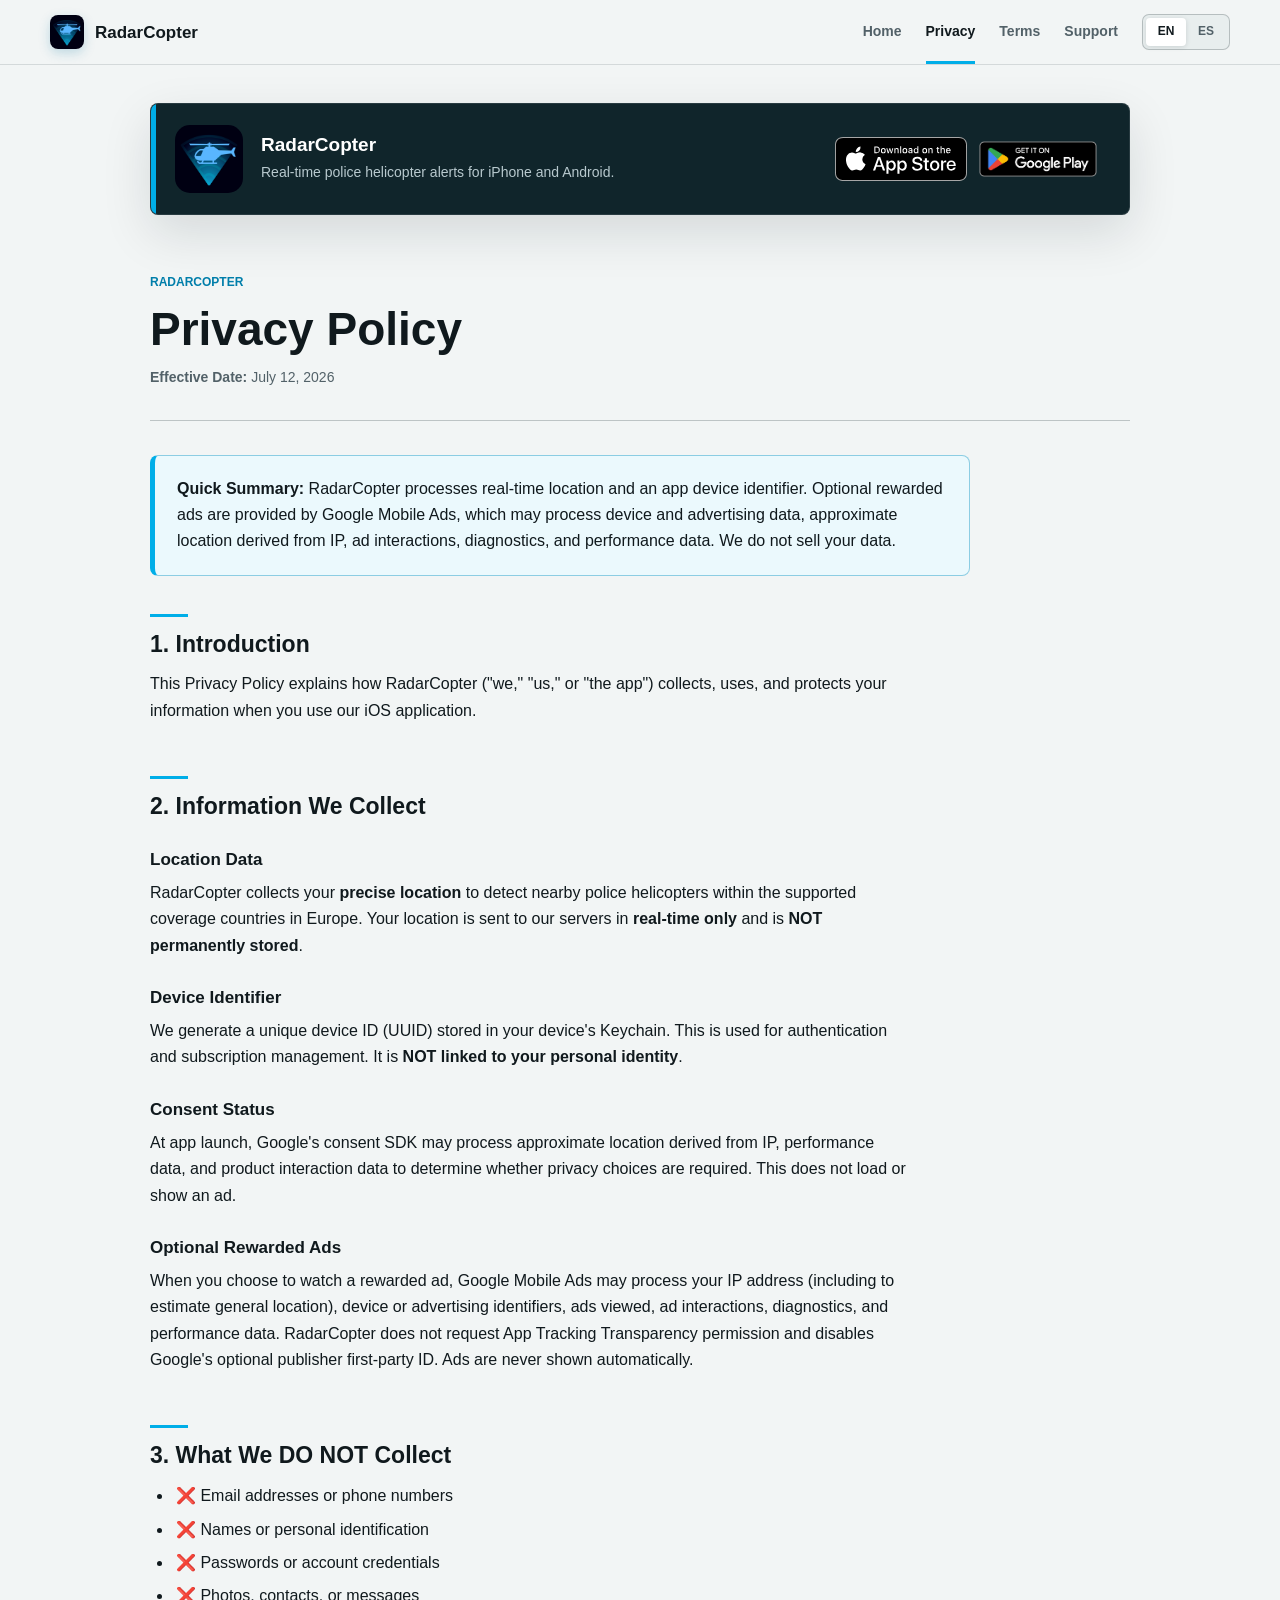
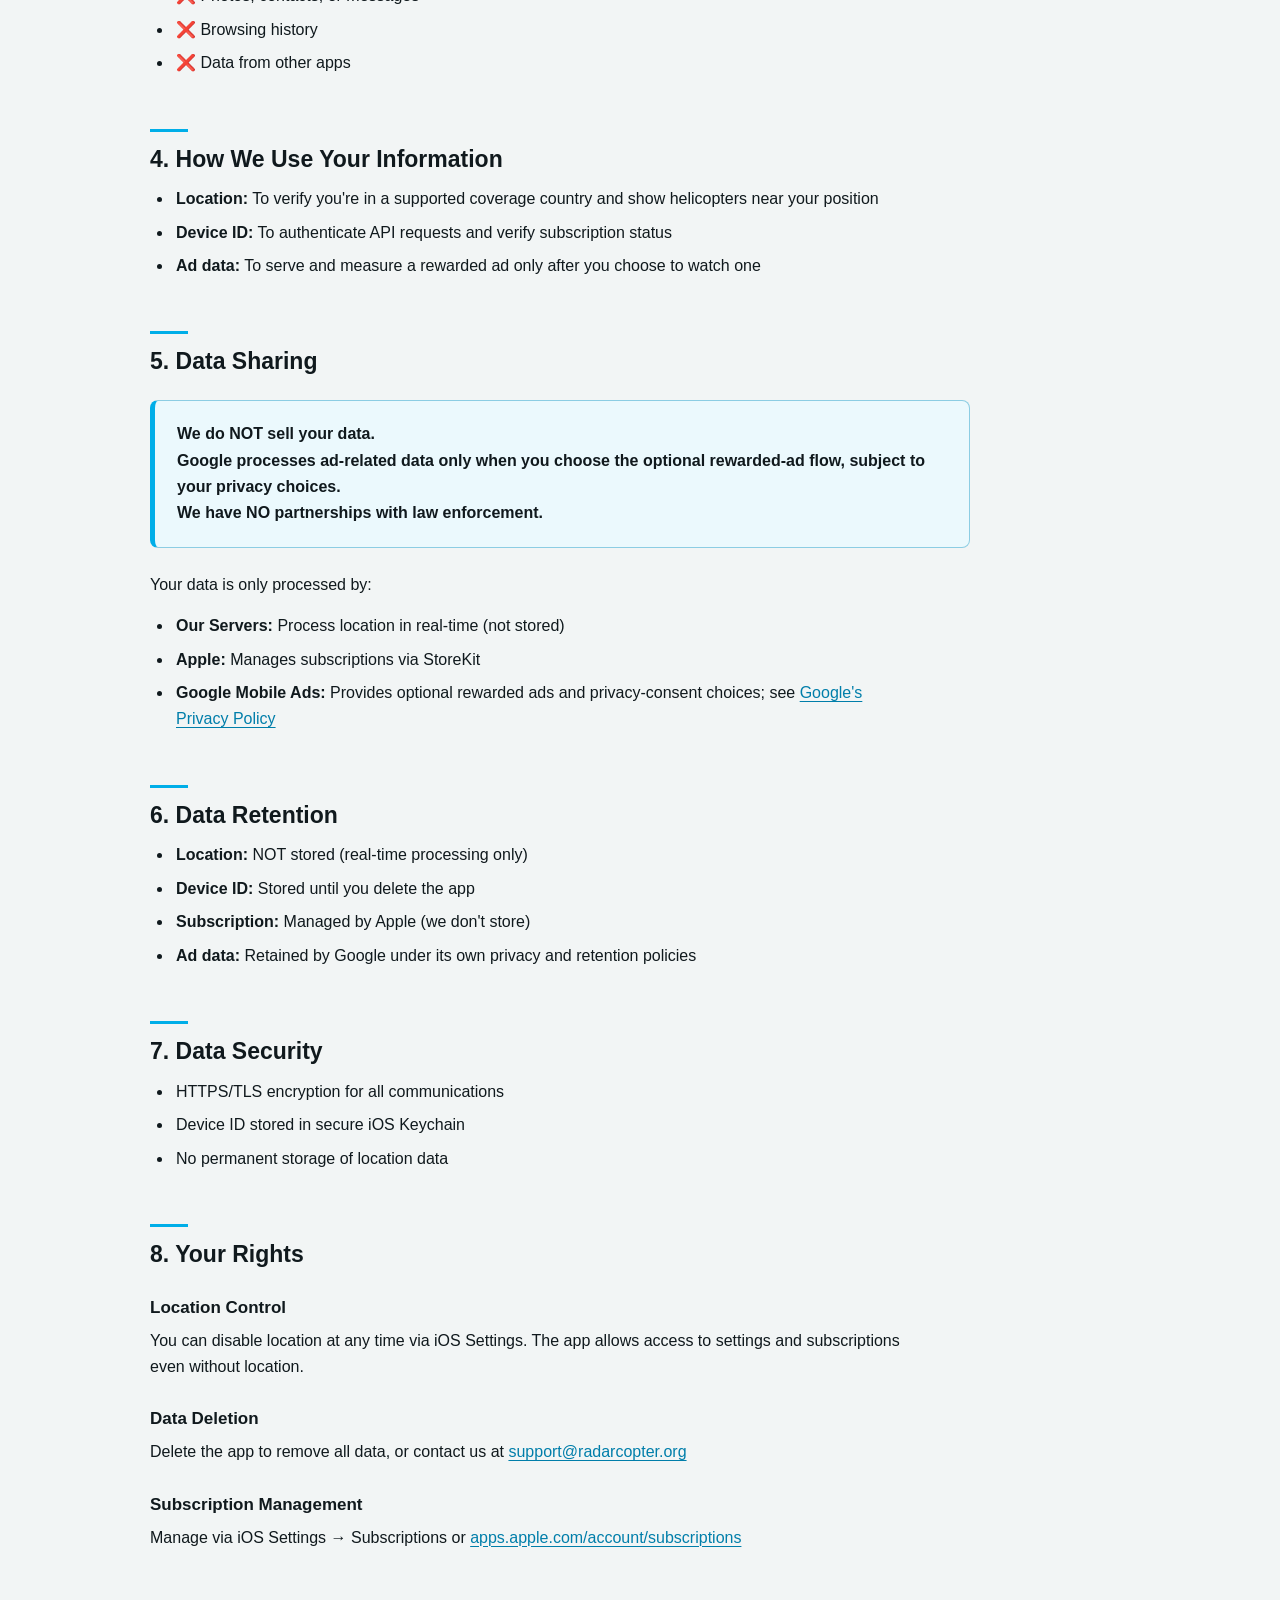
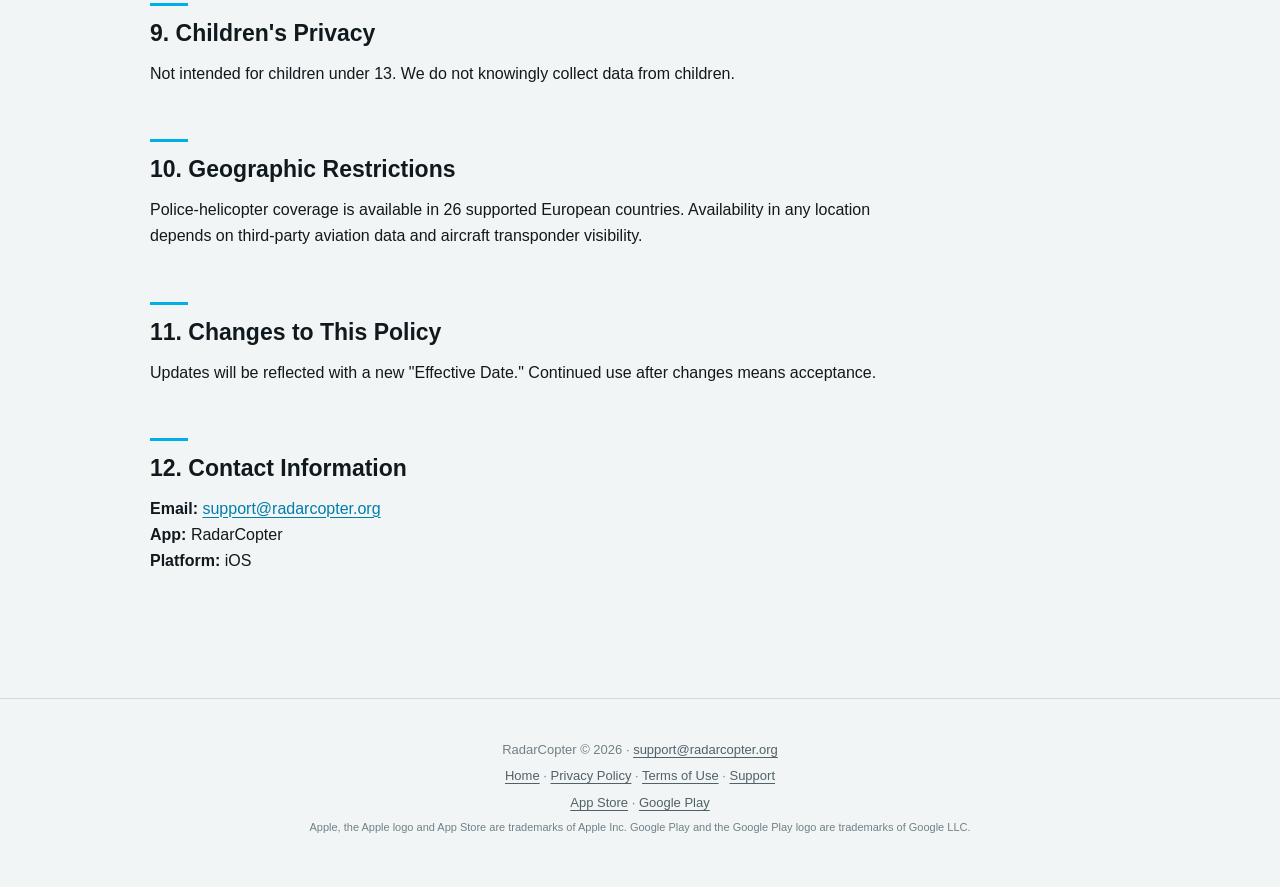
<file: index.html>
<!DOCTYPE html>
<html lang="en" data-lang="en">
<head>
    <meta charset="UTF-8">
    <meta name="viewport" content="width=device-width, initial-scale=1.0">
    <title>Privacy Policy — RadarCopter</title>
    <meta name="description" content="RadarCopter privacy policy: real-time location, device identification, subscriptions, and optional Google rewarded ads. / Política de privacidad de RadarCopter.">
    <link rel="canonical" href="https://radarcopter.github.io/radarcopter-privacy/">
    <link rel="icon" type="image/png" sizes="192x192" href="assets/icon-192.png">
    <link rel="apple-touch-icon" href="assets/apple-touch-icon.png">
    <meta name="theme-color" media="(prefers-color-scheme: light)" content="#f2f5f5">
    <meta name="theme-color" media="(prefers-color-scheme: dark)" content="#091216">
    <meta property="og:type" content="website">
    <meta property="og:site_name" content="RadarCopter">
    <meta property="og:title" content="Privacy Policy — RadarCopter">
    <meta property="og:description" content="How RadarCopter processes location, device identification, subscriptions, and optional Google rewarded ads.">
    <meta property="og:url" content="https://radarcopter.github.io/radarcopter-privacy/">
    <meta property="og:image" content="https://radarcopter.github.io/radarcopter-privacy/assets/icon-512.png">
    <link rel="stylesheet" href="assets/site.css">
</head>
<body class="document-page legal-page">
    <a class="skip-link" href="#main"><span class="lang-en">Skip to content</span><span class="lang-es">Saltar al contenido</span></a>
    <header class="site-header">
        <div class="inner">
            <a class="brand" href="app.html">
                <img src="assets/icon-192.png" alt="" width="30" height="30">
                <span>RadarCopter</span>
            </a>
            <nav class="site-nav" aria-label="Site">
                <a href="app.html"><span class="lang-en">Home</span><span class="lang-es">Inicio</span></a>
                <a href="./" aria-current="page"><span class="lang-en">Privacy</span><span class="lang-es">Privacidad</span></a>
                <a href="terms.html"><span class="lang-en">Terms</span><span class="lang-es">Términos</span></a>
                <a href="support.html"><span class="lang-en">Support</span><span class="lang-es">Soporte</span></a>
            </nav>
            <div class="lang-switch" role="group" aria-label="Language">
                <button type="button" data-lang="en" class="on" onclick="rcSetLang('en')">EN</button>
                <button type="button" data-lang="es" onclick="rcSetLang('es')">ES</button>
            </div>
        </div>
    </header>

    <main id="main">
        <div class="app-card">
            <img class="app-icon" src="assets/icon-192.png" alt="RadarCopter app icon" width="64" height="64">
            <div class="app-meta">
                <strong>RadarCopter</strong>
                <p class="lang-en">Real-time police helicopter alerts for iPhone and Android.</p>
                <p class="lang-es">Alertas de helicópteros policiales en tiempo real para iPhone y Android.</p>
            </div>
            <div class="store-links">
                <a class="store-link" href="https://apps.apple.com/es/app/radarcopter/id6758215340" rel="noopener"><img class="store-badge" data-store="apple" src="assets/badge-en.svg" data-src-en="assets/badge-en.svg" data-src-es="assets/badge-es.svg" alt="Download on the App Store" height="44"></a>
                <a class="store-link google-store" href="https://play.google.com/store/apps/details?id=org.radarcopter.mobile" target="_blank" rel="noopener"><img class="store-badge play-badge" data-store="google" src="assets/badge-play-en.png" data-src-en="assets/badge-play-en.png" data-src-es="assets/badge-play-es.png" alt="Get it on Google Play" height="52"></a>
            </div>
        </div>

        <!-- ENGLISH -->
        <div class="lang-en" lang="en">
            <div class="hero">
                <h1>Privacy Policy</h1>
                <p class="updated"><strong>Effective Date:</strong> July 12, 2026</p>
            </div>

            <div class="content">
                <div class="box">
                    <p><strong>Quick Summary:</strong> RadarCopter processes real-time location and an app device identifier. Optional rewarded ads are provided by Google Mobile Ads, which may process device and advertising data, approximate location derived from IP, ad interactions, diagnostics, and performance data. We do not sell your data.</p>
                </div>

                <h2>1. Introduction</h2>
                <p>This Privacy Policy explains how RadarCopter ("we," "us," or "the app") collects, uses, and protects your information when you use our iOS application.</p>

                <h2>2. Information We Collect</h2>

                <h3>Location Data</h3>
                <p>RadarCopter collects your <strong>precise location</strong> to detect nearby police helicopters within the supported coverage countries in Europe. Your location is sent to our servers in <strong>real-time only</strong> and is <strong>NOT permanently stored</strong>.</p>

                <h3>Device Identifier</h3>
                <p>We generate a unique device ID (UUID) stored in your device's Keychain. This is used for authentication and subscription management. It is <strong>NOT linked to your personal identity</strong>.</p>

                <h3>Consent Status</h3>
                <p>At app launch, Google's consent SDK may process approximate location derived from IP, performance data, and product interaction data to determine whether privacy choices are required. This does not load or show an ad.</p>

                <h3>Optional Rewarded Ads</h3>
                <p>When you choose to watch a rewarded ad, Google Mobile Ads may process your IP address (including to estimate general location), device or advertising identifiers, ads viewed, ad interactions, diagnostics, and performance data. RadarCopter does not request App Tracking Transparency permission and disables Google's optional publisher first-party ID. Ads are never shown automatically.</p>

                <h2>3. What We DO NOT Collect</h2>
                <ul>
                    <li>❌ Email addresses or phone numbers</li>
                    <li>❌ Names or personal identification</li>
                    <li>❌ Passwords or account credentials</li>
                    <li>❌ Photos, contacts, or messages</li>
                    <li>❌ Browsing history</li>
                    <li>❌ Data from other apps</li>
                </ul>

                <h2>4. How We Use Your Information</h2>
                <ul>
                    <li><strong>Location:</strong> To verify you're in a supported coverage country and show helicopters near your position</li>
                    <li><strong>Device ID:</strong> To authenticate API requests and verify subscription status</li>
                    <li><strong>Ad data:</strong> To serve and measure a rewarded ad only after you choose to watch one</li>
                </ul>

                <h2>5. Data Sharing</h2>
                <div class="box">
                    <p><strong>We do NOT sell your data.</strong><br>
                    <strong>Google processes ad-related data only when you choose the optional rewarded-ad flow, subject to your privacy choices.</strong><br>
                    <strong>We have NO partnerships with law enforcement.</strong></p>
                </div>

                <p>Your data is only processed by:</p>
                <ul>
                    <li><strong>Our Servers:</strong> Process location in real-time (not stored)</li>
                    <li><strong>Apple:</strong> Manages subscriptions via StoreKit</li>
                    <li><strong>Google Mobile Ads:</strong> Provides optional rewarded ads and privacy-consent choices; see <a href="https://policies.google.com/privacy" rel="noopener">Google's Privacy Policy</a></li>
                </ul>

                <h2>6. Data Retention</h2>
                <ul>
                    <li><strong>Location:</strong> NOT stored (real-time processing only)</li>
                    <li><strong>Device ID:</strong> Stored until you delete the app</li>
                    <li><strong>Subscription:</strong> Managed by Apple (we don't store)</li>
                    <li><strong>Ad data:</strong> Retained by Google under its own privacy and retention policies</li>
                </ul>

                <h2>7. Data Security</h2>
                <ul>
                    <li>HTTPS/TLS encryption for all communications</li>
                    <li>Device ID stored in secure iOS Keychain</li>
                    <li>No permanent storage of location data</li>
                </ul>

                <h2>8. Your Rights</h2>

                <h3>Location Control</h3>
                <p>You can disable location at any time via iOS Settings. The app allows access to settings and subscriptions even without location.</p>

                <h3>Data Deletion</h3>
                <p>Delete the app to remove all data, or contact us at <a href="mailto:support@radarcopter.org">support@radarcopter.org</a></p>

                <h3>Subscription Management</h3>
                <p>Manage via iOS Settings → Subscriptions or <a href="https://apps.apple.com/account/subscriptions">apps.apple.com/account/subscriptions</a></p>

                <h2>9. Children's Privacy</h2>
                <p>Not intended for children under 13. We do not knowingly collect data from children.</p>

                <h2>10. Geographic Restrictions</h2>
                <p>Police-helicopter coverage is available in 26 supported European countries. Availability in any location depends on third-party aviation data and aircraft transponder visibility.</p>

                <h2>11. Changes to This Policy</h2>
                <p>Updates will be reflected with a new "Effective Date." Continued use after changes means acceptance.</p>

                <h2>12. Contact Information</h2>
                <p><strong>Email:</strong> <a href="mailto:support@radarcopter.org">support@radarcopter.org</a><br>
                <strong>App:</strong> RadarCopter<br>
                <strong>Platform:</strong> iOS</p>
            </div>
        </div>

        <!-- SPANISH -->
        <div class="lang-es" lang="es">
            <div class="hero">
                <h1>Política de Privacidad</h1>
                <p class="updated"><strong>Fecha de vigencia:</strong> 12 de julio de 2026</p>
            </div>

            <div class="content">
                <div class="box">
                    <p><strong>Resumen rápido:</strong> RadarCopter procesa la ubicación en tiempo real y un identificador de la app. Los anuncios con recompensa opcionales son proporcionados por Google Mobile Ads, que puede procesar datos del dispositivo y publicitarios, ubicación aproximada derivada de la IP, interacciones, diagnósticos y rendimiento. No vendemos tus datos.</p>
                </div>

                <h2>1. Introducción</h2>
                <p>Esta Política de Privacidad explica cómo RadarCopter ("nosotros" o "la aplicación") recopila, usa y protege tu información cuando usas nuestra aplicación iOS.</p>

                <h2>2. Información que Recopilamos</h2>

                <h3>Datos de Ubicación</h3>
                <p>RadarCopter recopila tu <strong>ubicación precisa</strong> para detectar helicópteros policiales cercanos dentro de los países europeos con cobertura. Tu ubicación se envía a nuestros servidores <strong>solo en tiempo real</strong> y <strong>NO se almacena permanentemente</strong>.</p>

                <h3>Identificador de Dispositivo</h3>
                <p>Generamos un ID único de dispositivo (UUID) almacenado en el Keychain de tu dispositivo. Se usa para autenticación y gestión de suscripciones. <strong>NO está vinculado a tu identidad personal</strong>.</p>

                <h3>Estado del Consentimiento</h3>
                <p>Al iniciar la app, el SDK de consentimiento de Google puede procesar la ubicación aproximada derivada de la IP, datos de rendimiento e interacción con el producto para determinar si se requieren opciones de privacidad. Esto no carga ni muestra ningún anuncio.</p>

                <h3>Anuncios con Recompensa Opcionales</h3>
                <p>Cuando eliges ver uno, Google Mobile Ads puede procesar tu dirección IP (también para estimar la ubicación general), identificadores del dispositivo o publicitarios, anuncios vistos, interacciones, diagnósticos y rendimiento. RadarCopter no solicita permiso de Transparencia de Rastreo de Apps y desactiva el identificador propio opcional del editor de Google. Los anuncios nunca aparecen automáticamente.</p>

                <h2>3. Lo que NO Recopilamos</h2>
                <ul>
                    <li>❌ Direcciones de correo electrónico o teléfonos</li>
                    <li>❌ Nombres o identificación personal</li>
                    <li>❌ Contraseñas o credenciales de cuenta</li>
                    <li>❌ Fotos, contactos o mensajes</li>
                    <li>❌ Historial de navegación</li>
                    <li>❌ Datos de otras aplicaciones</li>
                </ul>

                <h2>4. Cómo Usamos tu Información</h2>
                <ul>
                    <li><strong>Ubicación:</strong> Para verificar que estás en un país con cobertura y mostrar helicópteros cerca de tu posición</li>
                    <li><strong>ID de Dispositivo:</strong> Para autenticar solicitudes API y verificar estado de suscripción</li>
                    <li><strong>Datos publicitarios:</strong> Para mostrar y medir un anuncio con recompensa solo cuando eliges verlo</li>
                </ul>

                <h2>5. Compartición de Datos</h2>
                <div class="box">
                    <p><strong>NO vendemos tus datos.</strong><br>
                    <strong>Google procesa datos publicitarios solo cuando eliges el flujo opcional de anuncios con recompensa, según tus opciones de privacidad.</strong><br>
                    <strong>NO tenemos asociaciones con fuerzas del orden.</strong></p>
                </div>

                <p>Tus datos solo son procesados por:</p>
                <ul>
                    <li><strong>Nuestros Servidores:</strong> Procesan ubicación en tiempo real (no almacenada)</li>
                    <li><strong>Apple:</strong> Gestiona suscripciones vía StoreKit</li>
                    <li><strong>Google Mobile Ads:</strong> Proporciona anuncios con recompensa opcionales y opciones de consentimiento; consulta la <a href="https://policies.google.com/privacy" rel="noopener">Política de Privacidad de Google</a></li>
                </ul>

                <h2>6. Retención de Datos</h2>
                <ul>
                    <li><strong>Ubicación:</strong> NO almacenada (solo procesamiento en tiempo real)</li>
                    <li><strong>ID de Dispositivo:</strong> Almacenado hasta que elimines la app</li>
                    <li><strong>Suscripción:</strong> Gestionada por Apple (no almacenamos)</li>
                    <li><strong>Datos publicitarios:</strong> Google los conserva según sus propias políticas de privacidad y retención</li>
                </ul>

                <h2>7. Seguridad de Datos</h2>
                <ul>
                    <li>Cifrado HTTPS/TLS para todas las comunicaciones</li>
                    <li>ID de dispositivo almacenado en Keychain seguro de iOS</li>
                    <li>Sin almacenamiento permanente de datos de ubicación</li>
                </ul>

                <h2>8. Tus Derechos</h2>

                <h3>Control de Ubicación</h3>
                <p>Puedes desactivar la ubicación en cualquier momento desde Ajustes de iOS. La app permite acceso a ajustes y suscripciones incluso sin ubicación.</p>

                <h3>Eliminación de Datos</h3>
                <p>Elimina la app para borrar todos los datos, o contáctanos en <a href="mailto:support@radarcopter.org">support@radarcopter.org</a></p>

                <h3>Gestión de Suscripción</h3>
                <p>Gestiona vía Ajustes de iOS → Suscripciones o <a href="https://apps.apple.com/account/subscriptions">apps.apple.com/account/subscriptions</a></p>

                <h2>9. Privacidad de Menores</h2>
                <p>No está destinada a menores de 13 años. No recopilamos datos de menores a sabiendas.</p>

                <h2>10. Restricciones Geográficas</h2>
                <p>La cobertura de helicópteros policiales está disponible en 26 países europeos compatibles. La disponibilidad en cada lugar depende de datos de aviación externos y de la visibilidad de los transpondedores.</p>

                <h2>11. Cambios en esta Política</h2>
                <p>Las actualizaciones se reflejarán con una nueva "Fecha de vigencia". El uso continuado después de los cambios significa aceptación.</p>

                <h2>12. Información de Contacto</h2>
                <p><strong>Email:</strong> <a href="mailto:support@radarcopter.org">support@radarcopter.org</a><br>
                <strong>App:</strong> RadarCopter<br>
                <strong>Plataforma:</strong> iOS</p>
            </div>
        </div>
    </main>

    <footer class="site-footer">
        <p>RadarCopter © 2026 · <a href="mailto:support@radarcopter.org">support@radarcopter.org</a></p>
        <p>
            <a href="app.html"><span class="lang-en">Home</span><span class="lang-es">Inicio</span></a> ·
            <a href="./"><span class="lang-en">Privacy Policy</span><span class="lang-es">Política de Privacidad</span></a> ·
            <a href="terms.html"><span class="lang-en">Terms of Use</span><span class="lang-es">Términos de Uso</span></a> ·
            <a href="support.html"><span class="lang-en">Support</span><span class="lang-es">Soporte</span></a>
        </p>
        <p><a href="https://apps.apple.com/es/app/radarcopter/id6758215340" rel="noopener">App Store</a> · <a href="https://play.google.com/store/apps/details?id=org.radarcopter.mobile" rel="noopener">Google Play</a></p>
        <p class="legal-note">Apple, the Apple logo and App Store are trademarks of Apple Inc. Google Play and the Google Play logo are trademarks of Google LLC.</p>
    </footer>

    <script src="assets/site.js"></script>
</body>
</html>
</file>
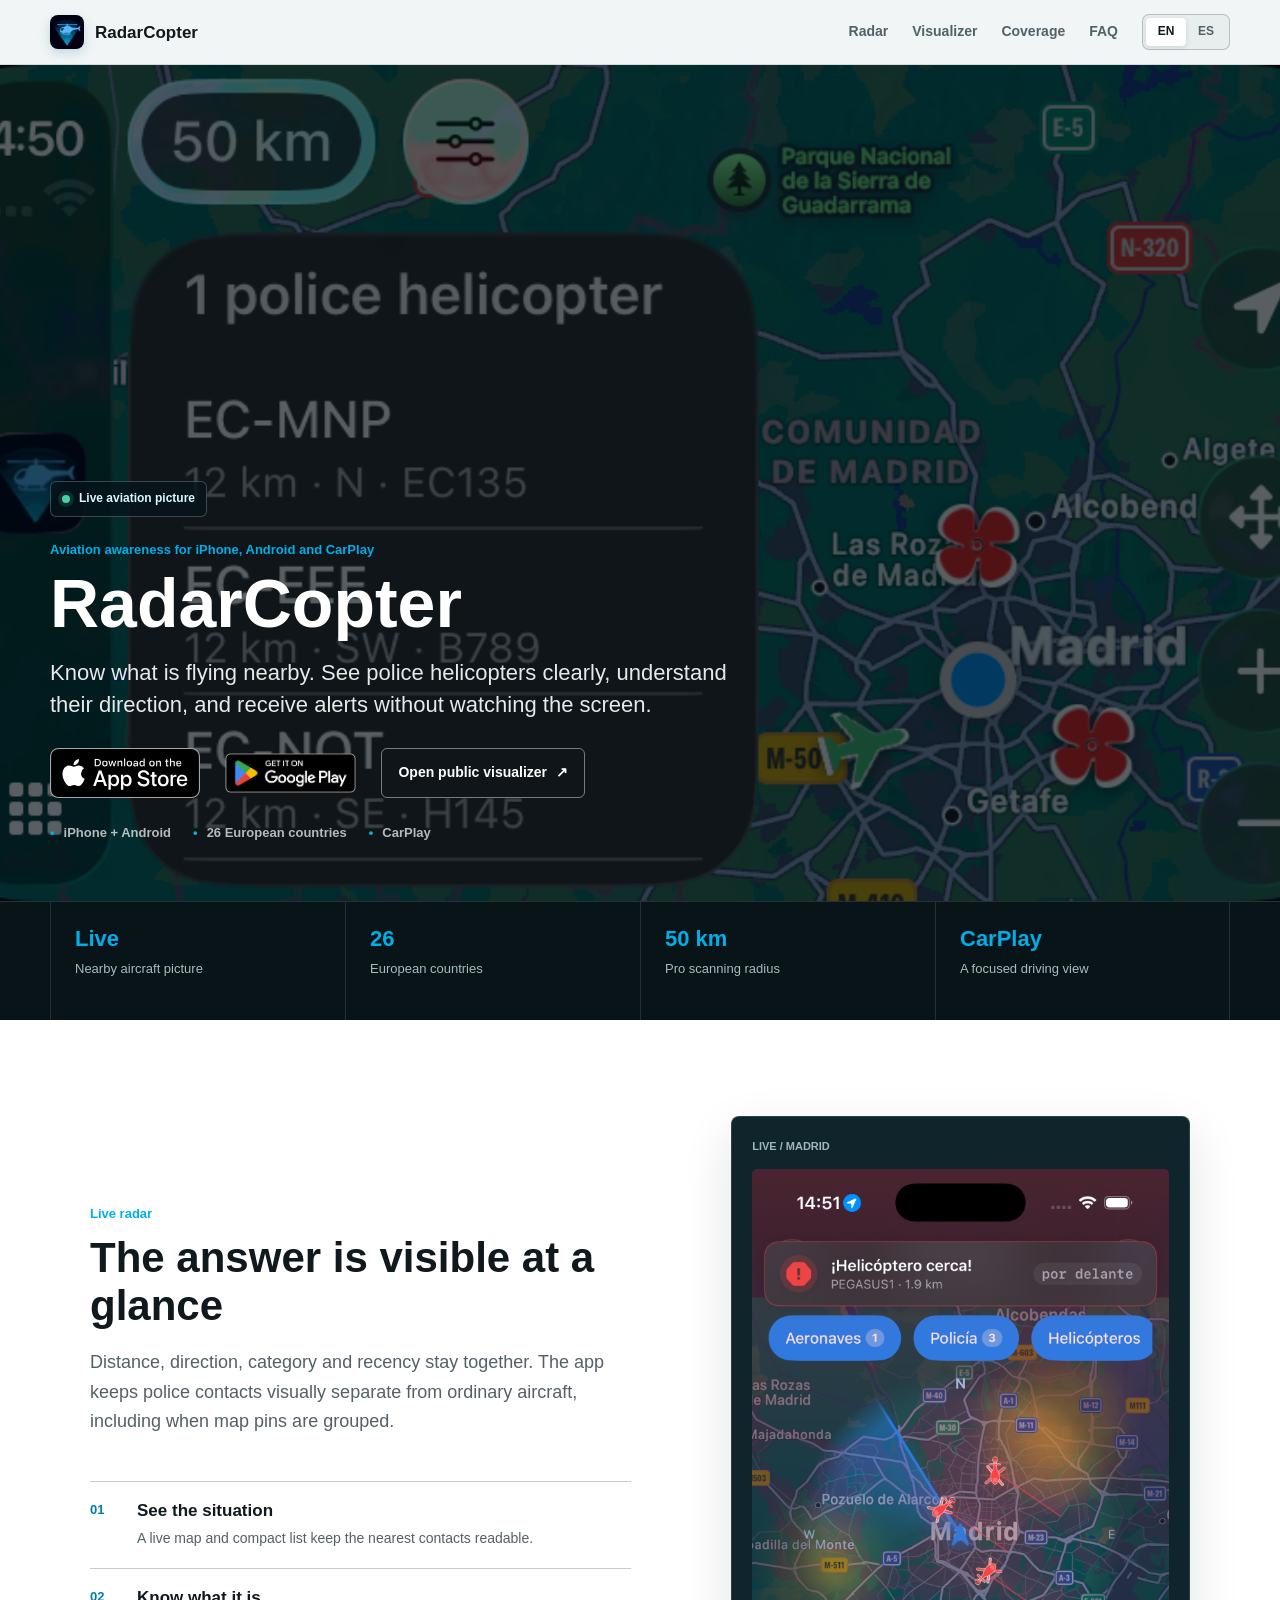
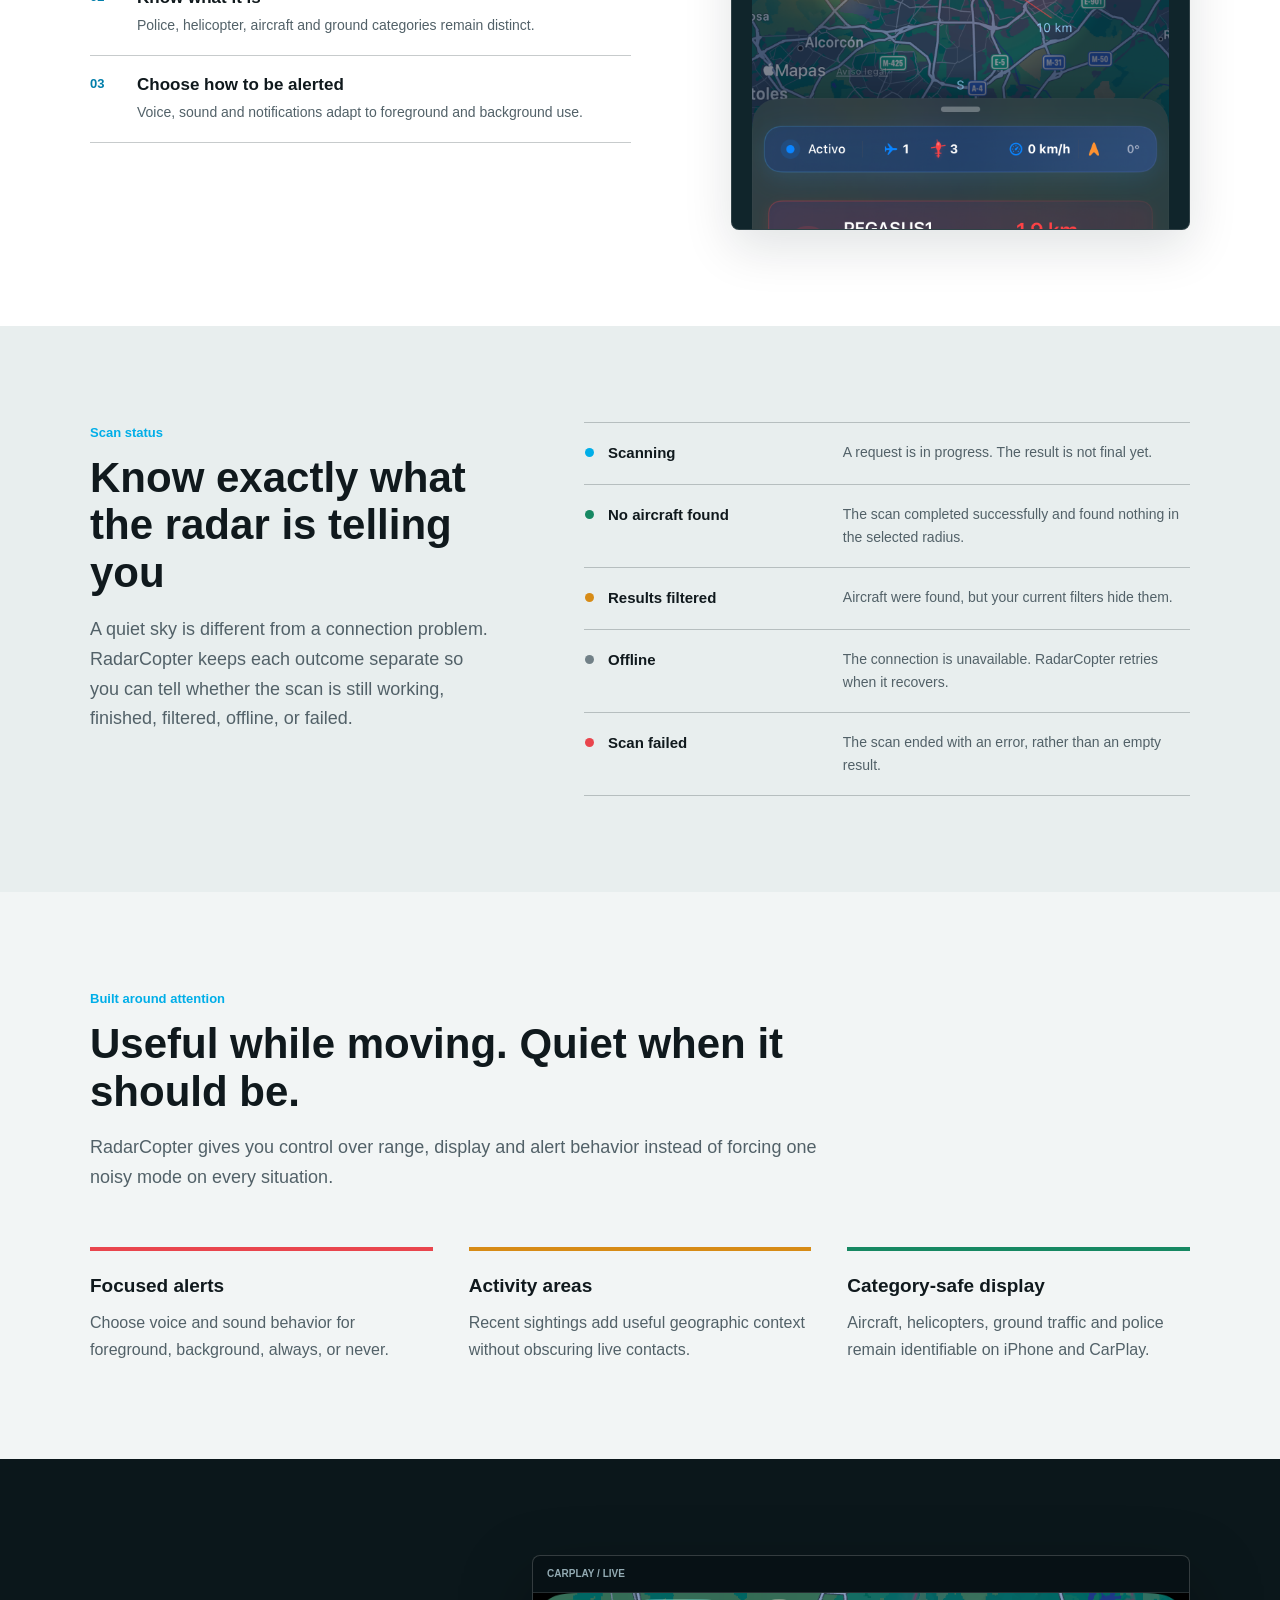
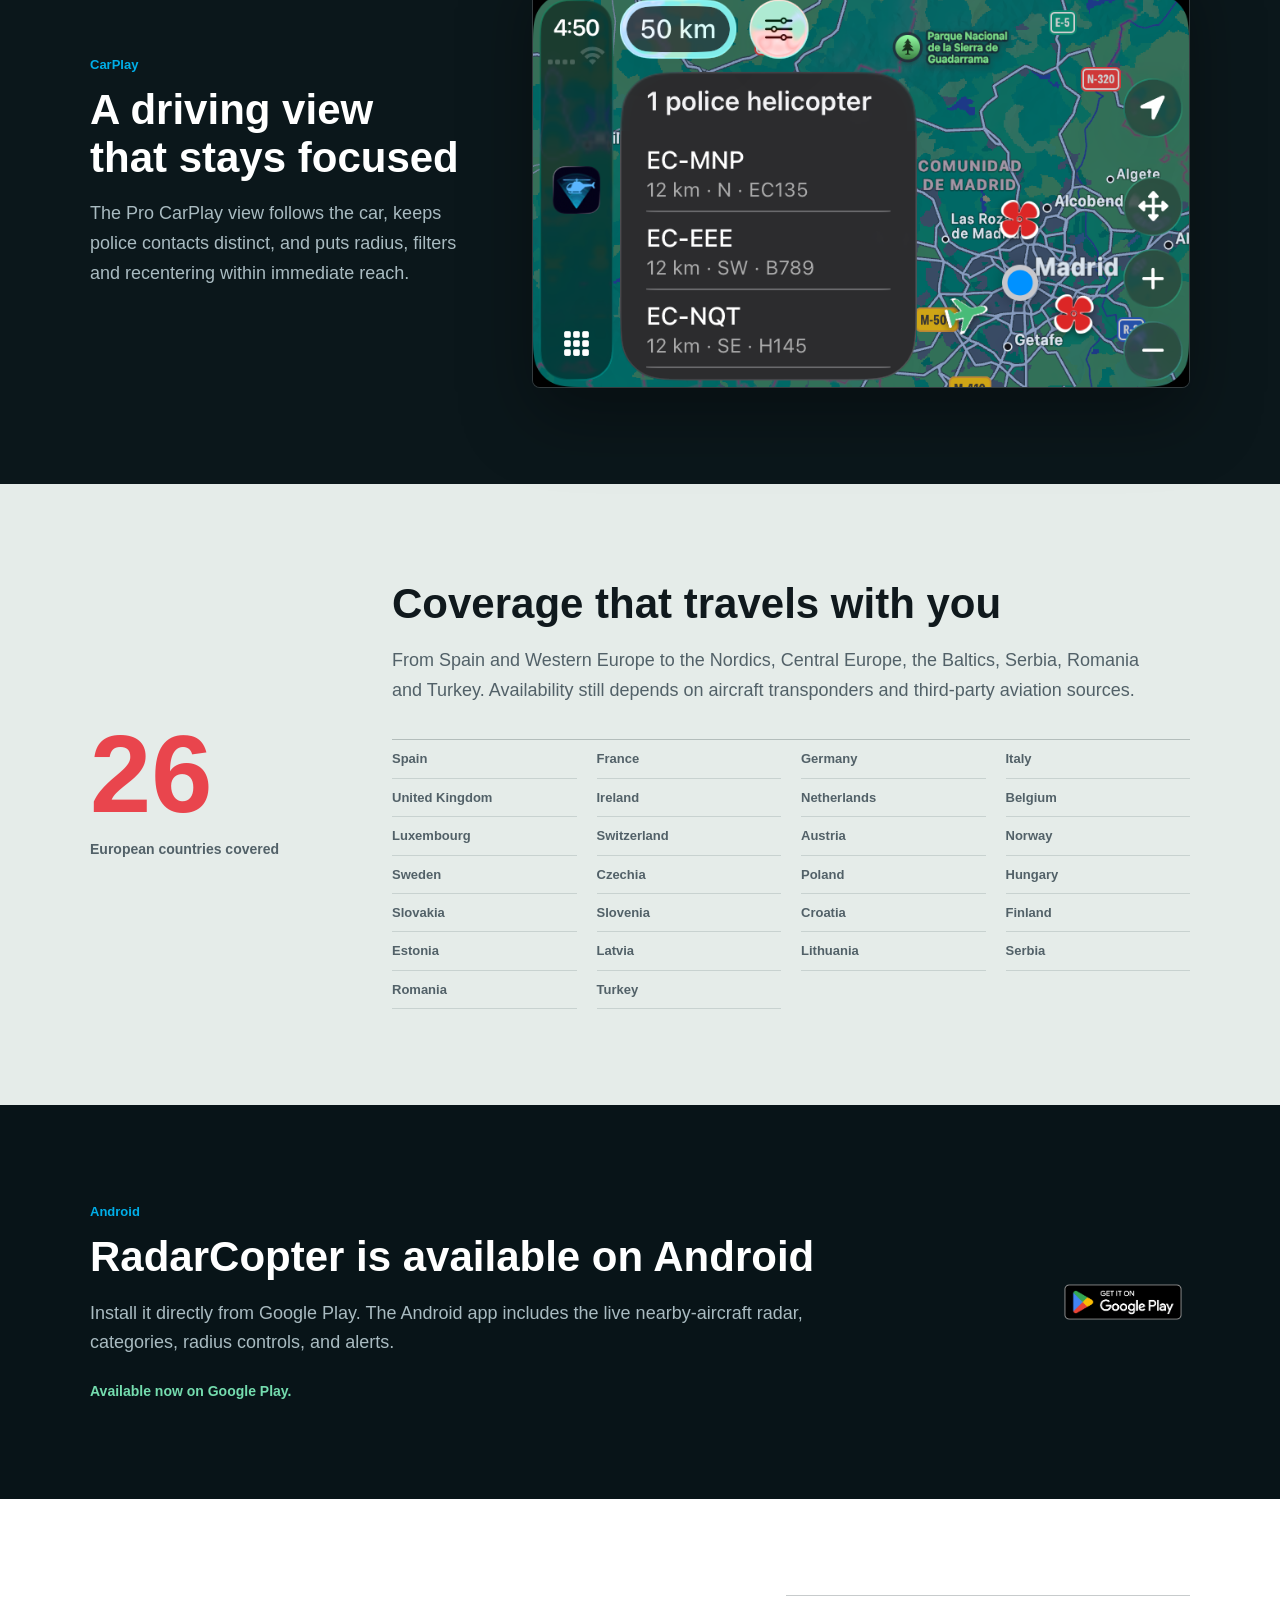
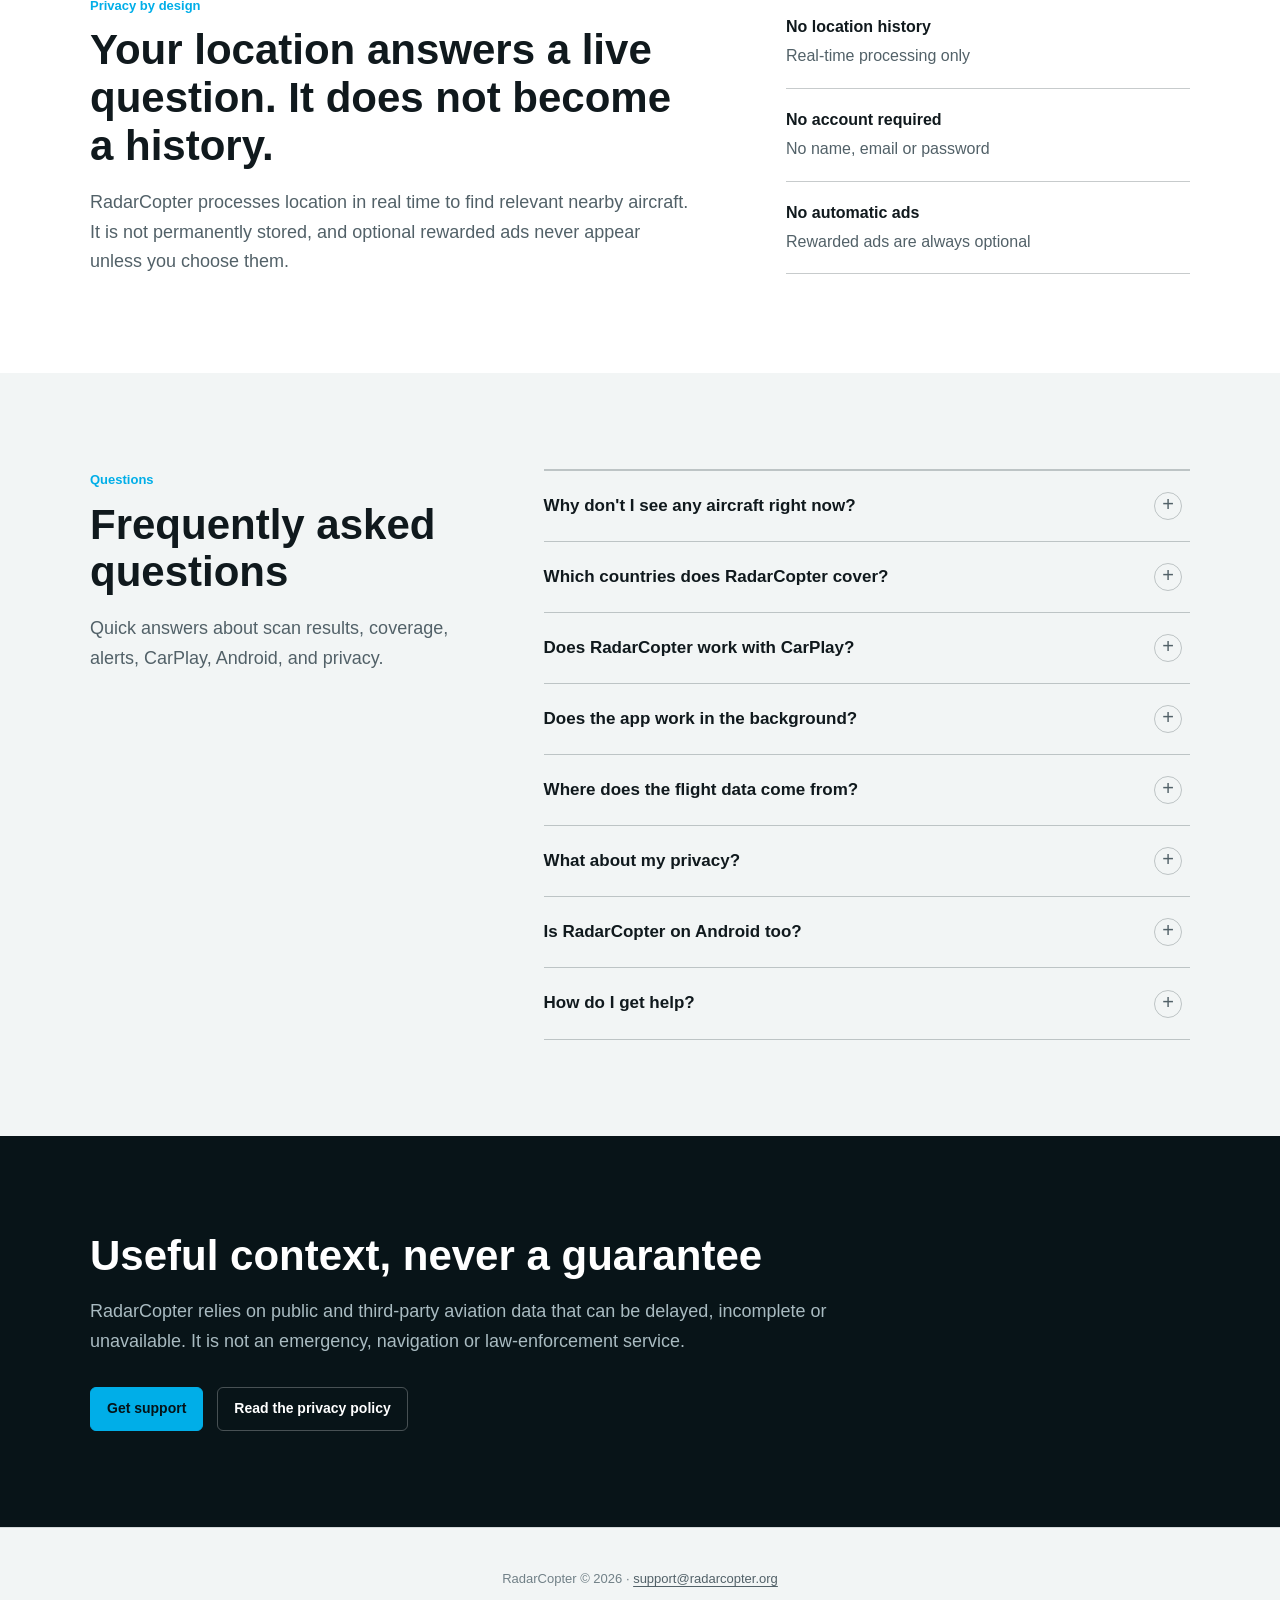
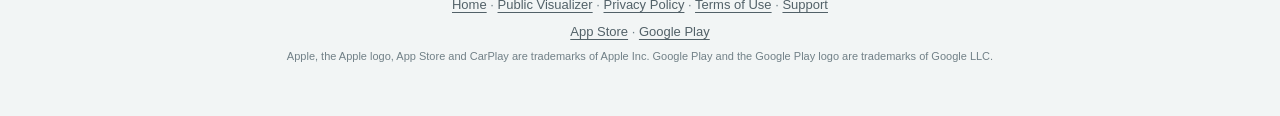
<file: app.html>
<!DOCTYPE html>
<html lang="en" data-lang="en">
<head>
    <meta charset="UTF-8">
    <meta name="viewport" content="width=device-width, initial-scale=1.0">
    <title>RadarCopter — Live police-helicopter radar for iPhone and Android</title>
    <meta name="description" content="RadarCopter shows nearby aircraft and police-helicopter alerts on iPhone and Android, with a focused CarPlay view across 26 European countries.">
    <link rel="canonical" href="https://radarcopter.github.io/radarcopter-privacy/app.html">
    <link rel="icon" type="image/png" sizes="192x192" href="assets/icon-192.png">
    <link rel="apple-touch-icon" href="assets/apple-touch-icon.png">
    <meta name="theme-color" media="(prefers-color-scheme: light)" content="#f2f5f5">
    <meta name="theme-color" media="(prefers-color-scheme: dark)" content="#091216">
    <meta property="og:type" content="website">
    <meta property="og:site_name" content="RadarCopter">
    <meta property="og:title" content="RadarCopter — Live police-helicopter radar for iPhone and Android">
    <meta property="og:description" content="Live radar and background alerts on iPhone and Android, plus CarPlay across 26 European countries.">
    <meta property="og:url" content="https://radarcopter.github.io/radarcopter-privacy/app.html">
    <meta property="og:image" content="https://radarcopter.github.io/radarcopter-privacy/assets/radar-live.png">
    <link rel="stylesheet" href="assets/site.css?v=20260715-utility">
</head>
<body class="product-page">
    <a class="skip-link" href="#main"><span class="lang-en">Skip to content</span><span class="lang-es">Saltar al contenido</span></a>
    <header class="site-header">
        <div class="inner">
            <a class="brand" href="app.html">
                <img src="assets/icon-192.png" alt="" width="30" height="30">
                <span>RadarCopter</span>
            </a>
            <nav class="site-nav" aria-label="Site">
                <a href="#radar"><span class="lang-en">Radar</span><span class="lang-es">Radar</span></a>
                <a href="https://radarcopter.duckdns.org/visualizer" target="_blank" rel="noopener"><span class="lang-en">Visualizer</span><span class="lang-es">Visualizador</span></a>
                <a href="#coverage"><span class="lang-en">Coverage</span><span class="lang-es">Cobertura</span></a>
                <a href="#faq"><span class="lang-en">FAQ</span><span class="lang-es">Preguntas</span></a>
            </nav>
            <div class="lang-switch" role="group" aria-label="Language">
                <button type="button" data-lang="en" class="on" onclick="rcSetLang('en')">EN</button>
                <button type="button" data-lang="es" onclick="rcSetLang('es')">ES</button>
            </div>
        </div>
    </header>

    <main class="product-main" id="main">
        <section class="product-hero" aria-labelledby="product-title">
            <picture>
                <source media="(max-width: 680px)" srcset="assets/radar-live.png">
                <img class="product-hero-media" src="assets/carplay-radar.png" alt="RadarCopter live radar showing nearby police helicopters and aircraft">
            </picture>
            <div class="product-hero-shade"></div>
            <div class="product-hero-copy">
                <span class="live-pill"><span class="lang-en">Live aviation picture</span><span class="lang-es">Imagen aérea en directo</span></span>
                <div class="lang-en" lang="en">
                    <p class="product-kicker">Aviation awareness for iPhone, Android and CarPlay</p>
                    <h1 id="product-title">RadarCopter</h1>
                    <p class="hero-statement">Know what is flying nearby. See police helicopters clearly, understand their direction, and receive alerts without watching the screen.</p>
                </div>
                <div class="lang-es" lang="es">
                    <p class="product-kicker">Información aérea para iPhone, Android y CarPlay</p>
                    <h1>RadarCopter</h1>
                    <p class="hero-statement">Descubre qué vuela cerca. Identifica helicópteros policiales, entiende su dirección y recibe alertas sin mirar la pantalla.</p>
                </div>
                <div class="hero-actions">
                    <a class="hero-store-link" href="https://apps.apple.com/es/app/radarcopter/id6758215340" rel="noopener">
                        <img class="store-badge" data-store="apple" src="assets/badge-en.svg" data-src-en="assets/badge-en.svg" data-src-es="assets/badge-es.svg" alt="Download on the App Store" height="50">
                    </a>
                    <a class="hero-store-link google-store" href="https://play.google.com/store/apps/details?id=org.radarcopter.mobile" target="_blank" rel="noopener">
                        <img class="store-badge play-badge" data-store="google" src="assets/badge-play-en.png" data-src-en="assets/badge-play-en.png" data-src-es="assets/badge-play-es.png" alt="Get it on Google Play" height="58">
                    </a>
                    <a class="visualizer-cta" href="https://radarcopter.duckdns.org/visualizer" target="_blank" rel="noopener"><span class="lang-en">Open public visualizer</span><span class="lang-es">Abrir visualizador público</span><span aria-hidden="true">↗</span></a>
                </div>
                <ul class="product-facts lang-en"><li>iPhone + Android</li><li>26 European countries</li><li>CarPlay</li></ul>
                <ul class="product-facts lang-es"><li>iPhone + Android</li><li>26 países europeos</li><li>CarPlay</li></ul>
            </div>
        </section>

        <section class="signal-strip" aria-label="RadarCopter capabilities">
            <div class="signal-strip-inner">
                <div class="signal-item"><span class="signal-value">Live</span><span class="signal-label lang-en">Nearby aircraft picture</span><span class="signal-label lang-es">Aeronaves cercanas</span></div>
                <div class="signal-item"><span class="signal-value">26</span><span class="signal-label lang-en">European countries</span><span class="signal-label lang-es">Países europeos</span></div>
                <div class="signal-item"><span class="signal-value">50 km</span><span class="signal-label lang-en">Pro scanning radius</span><span class="signal-label lang-es">Radio de escaneo Pro</span></div>
                <div class="signal-item"><span class="signal-value">CarPlay</span><span class="signal-label lang-en">A focused driving view</span><span class="signal-label lang-es">Vista centrada al conducir</span></div>
            </div>
        </section>

        <section class="product-band product-radar" id="radar">
            <div class="product-inner radar-layout">
                <div class="radar-copy">
                    <div class="lang-en" lang="en">
                        <p class="section-label">Live radar</p>
                        <h2>The answer is visible at a glance</h2>
                        <p class="section-lead">Distance, direction, category and recency stay together. The app keeps police contacts visually separate from ordinary aircraft, including when map pins are grouped.</p>
                    </div>
                    <div class="lang-es" lang="es">
                        <p class="section-label">Radar en directo</p>
                        <h2>La respuesta se entiende de un vistazo</h2>
                        <p class="section-lead">Distancia, dirección, categoría y actualización aparecen juntas. Los contactos policiales se distinguen de las aeronaves ordinarias, incluso cuando los marcadores se agrupan.</p>
                    </div>
                    <div class="feature-rows">
                        <div class="feature-row"><span class="feature-number">01</span><div><h3 class="lang-en">See the situation</h3><h3 class="lang-es">Observa la situación</h3><p class="lang-en">A live map and compact list keep the nearest contacts readable.</p><p class="lang-es">El mapa y la lista mantienen legibles los contactos más cercanos.</p></div></div>
                        <div class="feature-row"><span class="feature-number">02</span><div><h3 class="lang-en">Know what it is</h3><h3 class="lang-es">Identifica la aeronave</h3><p class="lang-en">Police, helicopter, aircraft and ground categories remain distinct.</p><p class="lang-es">Policía, helicópteros, aeronaves y tráfico terrestre siguen diferenciados.</p></div></div>
                        <div class="feature-row"><span class="feature-number">03</span><div><h3 class="lang-en">Choose how to be alerted</h3><h3 class="lang-es">Elige cómo recibir alertas</h3><p class="lang-en">Voice, sound and notifications adapt to foreground and background use.</p><p class="lang-es">Voz, sonido y notificaciones se adaptan al uso en primer o segundo plano.</p></div></div>
                    </div>
                </div>
                <figure class="phone-stage">
                    <img src="assets/radar-live.png" alt="RadarCopter live iPhone radar showing nearby police helicopters" loading="lazy">
                </figure>
            </div>
        </section>

        <section class="product-band scan-band" id="scan-states">
            <div class="product-inner scan-layout">
                <div class="scan-intro">
                    <div class="lang-en" lang="en">
                        <p class="section-label">Scan status</p>
                        <h2>Know exactly what the radar is telling you</h2>
                        <p class="section-lead">A quiet sky is different from a connection problem. RadarCopter keeps each outcome separate so you can tell whether the scan is still working, finished, filtered, offline, or failed.</p>
                    </div>
                    <div class="lang-es" lang="es">
                        <p class="section-label">Estado del escaneo</p>
                        <h2>Entiende exactamente qué indica el radar</h2>
                        <p class="section-lead">Un cielo sin actividad no es lo mismo que un problema de conexión. RadarCopter diferencia cada resultado para saber si el escaneo sigue activo, ha terminado, está filtrado, no tiene conexión o ha fallado.</p>
                    </div>
                </div>
                <div class="scan-status-list lang-en" lang="en">
                    <div class="scan-status is-scanning"><strong>Scanning</strong><span>A request is in progress. The result is not final yet.</span></div>
                    <div class="scan-status is-clear"><strong>No aircraft found</strong><span>The scan completed successfully and found nothing in the selected radius.</span></div>
                    <div class="scan-status is-filtered"><strong>Results filtered</strong><span>Aircraft were found, but your current filters hide them.</span></div>
                    <div class="scan-status is-offline"><strong>Offline</strong><span>The connection is unavailable. RadarCopter retries when it recovers.</span></div>
                    <div class="scan-status is-failed"><strong>Scan failed</strong><span>The scan ended with an error, rather than an empty result.</span></div>
                </div>
                <div class="scan-status-list lang-es" lang="es">
                    <div class="scan-status is-scanning"><strong>Escaneando</strong><span>Hay una solicitud en curso. El resultado todavía no es definitivo.</span></div>
                    <div class="scan-status is-clear"><strong>Sin aeronaves</strong><span>El escaneo terminó correctamente y no encontró nada en el radio elegido.</span></div>
                    <div class="scan-status is-filtered"><strong>Resultados filtrados</strong><span>Se encontraron aeronaves, pero los filtros actuales las ocultan.</span></div>
                    <div class="scan-status is-offline"><strong>Sin conexión</strong><span>La conexión no está disponible. RadarCopter vuelve a intentarlo cuando se recupera.</span></div>
                    <div class="scan-status is-failed"><strong>Escaneo fallido</strong><span>El escaneo terminó con un error, no con un resultado vacío.</span></div>
                </div>
            </div>
        </section>

        <section class="product-band feature-band">
            <div class="product-inner">
                <div class="lang-en" lang="en">
                    <p class="section-label">Built around attention</p>
                    <h2>Useful while moving. Quiet when it should be.</h2>
                    <p class="section-lead">RadarCopter gives you control over range, display and alert behavior instead of forcing one noisy mode on every situation.</p>
                </div>
                <div class="lang-es" lang="es">
                    <p class="section-label">Diseñada para cuidar tu atención</p>
                    <h2>Útil en movimiento. Silenciosa cuando debe serlo.</h2>
                    <p class="section-lead">RadarCopter te permite controlar el alcance, la visualización y las alertas sin imponer un único modo ruidoso para cada situación.</p>
                </div>
                <div class="feature-grid">
                    <article class="feature-item accent-red">
                        <h3 class="lang-en">Focused alerts</h3><h3 class="lang-es">Alertas claras</h3>
                        <p class="lang-en">Choose voice and sound behavior for foreground, background, always, or never.</p>
                        <p class="lang-es">Configura voz y sonido para primer plano, segundo plano, siempre o nunca.</p>
                    </article>
                    <article class="feature-item accent-amber">
                        <h3 class="lang-en">Activity areas</h3><h3 class="lang-es">Zonas de actividad</h3>
                        <p class="lang-en">Recent sightings add useful geographic context without obscuring live contacts.</p>
                        <p class="lang-es">Los avistamientos recientes añaden contexto geográfico sin ocultar contactos en directo.</p>
                    </article>
                    <article class="feature-item accent-green">
                        <h3 class="lang-en">Category-safe display</h3><h3 class="lang-es">Categorías diferenciadas</h3>
                        <p class="lang-en">Aircraft, helicopters, ground traffic and police remain identifiable on iPhone and CarPlay.</p>
                        <p class="lang-es">Aeronaves, helicópteros, tráfico terrestre y policía se distinguen en iPhone y CarPlay.</p>
                    </article>
                </div>
            </div>
        </section>

        <section class="product-band product-showcase">
            <div class="product-inner showcase-layout">
                <div class="showcase-copy">
                    <div class="lang-en" lang="en">
                        <p class="section-label">CarPlay</p>
                        <h2>A driving view that stays focused</h2>
                        <p class="section-lead">The Pro CarPlay view follows the car, keeps police contacts distinct, and puts radius, filters and recentering within immediate reach.</p>
                    </div>
                    <div class="lang-es" lang="es">
                        <p class="section-label">CarPlay</p>
                        <h2>Una vista centrada en la conducción</h2>
                        <p class="section-lead">La vista CarPlay de Pro sigue al coche, diferencia los contactos policiales y mantiene a mano el radio, los filtros y el centrado.</p>
                    </div>
                </div>
                <figure class="media-frame carplay-frame">
                    <img src="assets/carplay-radar.png" alt="RadarCopter showing police-helicopter contacts in CarPlay" loading="lazy">
                </figure>
            </div>
        </section>

        <section class="product-band coverage-band" id="coverage">
            <div class="product-inner coverage-layout">
                <div>
                    <p class="coverage-number">26</p>
                    <p class="coverage-caption lang-en">European countries covered</p>
                    <p class="coverage-caption lang-es">países europeos con cobertura</p>
                </div>
                <div>
                    <h2 class="lang-en">Coverage that travels with you</h2>
                    <h2 class="lang-es">Cobertura que viaja contigo</h2>
                    <p class="section-lead lang-en">From Spain and Western Europe to the Nordics, Central Europe, the Baltics, Serbia, Romania and Turkey. Availability still depends on aircraft transponders and third-party aviation sources.</p>
                    <p class="section-lead lang-es">Desde España y Europa occidental hasta los países nórdicos, Europa central, los Bálticos, Serbia, Rumanía y Turquía. La disponibilidad depende de los transpondedores y de fuentes de aviación externas.</p>
                    <ul class="country-list lang-en" lang="en">
                        <li>Spain</li><li>France</li><li>Germany</li><li>Italy</li><li>United Kingdom</li><li>Ireland</li><li>Netherlands</li><li>Belgium</li><li>Luxembourg</li><li>Switzerland</li><li>Austria</li><li>Norway</li><li>Sweden</li><li>Czechia</li><li>Poland</li><li>Hungary</li><li>Slovakia</li><li>Slovenia</li><li>Croatia</li><li>Finland</li><li>Estonia</li><li>Latvia</li><li>Lithuania</li><li>Serbia</li><li>Romania</li><li>Turkey</li>
                    </ul>
                    <ul class="country-list lang-es" lang="es">
                        <li>España</li><li>Francia</li><li>Alemania</li><li>Italia</li><li>Reino Unido</li><li>Irlanda</li><li>Países Bajos</li><li>Bélgica</li><li>Luxemburgo</li><li>Suiza</li><li>Austria</li><li>Noruega</li><li>Suecia</li><li>Chequia</li><li>Polonia</li><li>Hungría</li><li>Eslovaquia</li><li>Eslovenia</li><li>Croacia</li><li>Finlandia</li><li>Estonia</li><li>Letonia</li><li>Lituania</li><li>Serbia</li><li>Rumanía</li><li>Turquía</li>
                    </ul>
                </div>
            </div>
        </section>

        <section class="product-band android-band" id="android">
            <div class="product-inner android-layout">
                <div>
                    <p class="section-label">Android</p>
                    <h2 class="lang-en">RadarCopter is available on Android</h2>
                    <h2 class="lang-es">RadarCopter está disponible en Android</h2>
                    <p class="section-lead lang-en">Install it directly from Google Play. The Android app includes the live nearby-aircraft radar, categories, radius controls, and alerts.</p>
                    <p class="section-lead lang-es">Instálala directamente desde Google Play. La app para Android incluye el radar de aeronaves cercanas, categorías, control de radio y alertas.</p>
                    <p class="android-status lang-en">Available now on Google Play.</p>
                    <p class="android-status lang-es">Disponible ahora en Google Play.</p>
                </div>
                <a class="android-store-link" href="https://play.google.com/store/apps/details?id=org.radarcopter.mobile" target="_blank" rel="noopener">
                    <img class="store-badge play-badge" data-store="google" src="assets/badge-play-en.png" data-src-en="assets/badge-play-en.png" data-src-es="assets/badge-play-es.png" alt="Get it on Google Play" height="72" loading="lazy">
                </a>
            </div>
        </section>

        <section class="product-band trust-band">
            <div class="product-inner trust-layout">
                <div>
                    <p class="section-label lang-en">Privacy by design</p><p class="section-label lang-es">Privacidad desde el diseño</p>
                    <h2 class="lang-en">Your location answers a live question. It does not become a history.</h2>
                    <h2 class="lang-es">Tu ubicación responde a una pregunta en directo. No se convierte en un historial.</h2>
                    <p class="section-lead lang-en">RadarCopter processes location in real time to find relevant nearby aircraft. It is not permanently stored, and optional rewarded ads never appear unless you choose them.</p>
                    <p class="section-lead lang-es">RadarCopter procesa la ubicación en tiempo real para encontrar aeronaves cercanas relevantes. No se almacena permanentemente y los anuncios con recompensa nunca aparecen si no los eliges.</p>
                </div>
                <ul class="trust-list lang-en"><li><strong>No location history</strong>Real-time processing only</li><li><strong>No account required</strong>No name, email or password</li><li><strong>No automatic ads</strong>Rewarded ads are always optional</li></ul>
                <ul class="trust-list lang-es"><li><strong>Sin historial de ubicación</strong>Solo procesamiento en tiempo real</li><li><strong>Sin cuenta obligatoria</strong>Sin nombre, correo ni contraseña</li><li><strong>Sin anuncios automáticos</strong>Los anuncios con recompensa son opcionales</li></ul>
            </div>
        </section>

        <section class="product-band faq-band" id="faq">
            <div class="product-inner faq-layout">
                <div>
                    <p class="section-label lang-en">Questions</p><p class="section-label lang-es">Preguntas</p>
                    <h2 class="lang-en">Frequently asked questions</h2>
                    <h2 class="lang-es">Preguntas frecuentes</h2>
                    <p class="section-lead lang-en">Quick answers about scan results, coverage, alerts, CarPlay, Android, and privacy.</p>
                    <p class="section-lead lang-es">Respuestas rápidas sobre los escaneos, la cobertura, las alertas, CarPlay, Android y la privacidad.</p>
                </div>
                <div class="faq-list lang-en" lang="en">
                    <details class="faq"><summary>Why don't I see any aircraft right now?</summary><p>Most of the time, nothing is flying near you. RadarCopter separates a completed empty scan from filtered results, an offline connection, and a failed scan so you can tell which state applies.</p></details>
                    <details class="faq"><summary>Which countries does RadarCopter cover?</summary><p>RadarCopter covers the 26 European countries listed above, and coverage can grow as additional countries are added.</p></details>
                    <details class="faq"><summary>Does RadarCopter work with CarPlay?</summary><p>Yes. RadarCopter 1.7.0 includes a Pro CarPlay view that follows the car and direction of travel, keeps police and ordinary aircraft distinct, and provides radius, filter, and recenter controls.</p></details>
                    <details class="faq"><summary>Does the app work in the background?</summary><p>Yes. With Pro and the required permissions, RadarCopter can monitor in the background and issue enabled voice, sound, or notification alerts. Timing still depends on iOS or Android background-execution rules and network availability.</p></details>
                    <details class="faq"><summary>Where does the flight data come from?</summary><p>Live aircraft positions come from third-party aviation providers such as Flightradar24 and, where enabled, public ADS-B data from ADSB.lol.</p></details>
                    <details class="faq"><summary>What about my privacy?</summary><p>Your location is used in real time only and is not stored, and there are no accounts. The full details are in the Privacy Policy linked below.</p></details>
                    <details class="faq"><summary>Is RadarCopter on Android too?</summary><p>Yes. The Android app is available on Google Play alongside the iPhone app on the App Store.</p></details>
                    <details class="faq"><summary>How do I get help?</summary><p>Use Report a Problem inside the app, or email <a href="mailto:support@radarcopter.org">support@radarcopter.org</a>.</p></details>
                </div>
                <div class="faq-list lang-es" lang="es">
                    <details class="faq"><summary>¿Por qué no veo ninguna aeronave ahora mismo?</summary><p>La mayoría de las veces significa que no hay nada volando cerca. RadarCopter diferencia un escaneo completado sin resultados de los resultados filtrados, la falta de conexión y un error de escaneo.</p></details>
                    <details class="faq"><summary>¿En qué países funciona RadarCopter?</summary><p>RadarCopter cubre los 26 países europeos indicados arriba y la cobertura puede crecer a medida que se añadan nuevos países.</p></details>
                    <details class="faq"><summary>¿Funciona RadarCopter con CarPlay?</summary><p>Sí. RadarCopter 1.7.0 incluye una vista CarPlay para Pro que sigue al coche y el sentido de la marcha, diferencia las aeronaves policiales de las ordinarias y ofrece controles de radio, filtros y centrado.</p></details>
                    <details class="faq"><summary>¿Funciona la app en segundo plano?</summary><p>Sí. Con Pro y los permisos necesarios, RadarCopter puede monitorizar en segundo plano y emitir las alertas de voz, sonido o notificación activadas. El intervalo depende de las reglas de ejecución en segundo plano de iOS o Android y de la conexión disponible.</p></details>
                    <details class="faq"><summary>¿De dónde vienen los datos de vuelo?</summary><p>Las posiciones en directo vienen de proveedores externos de datos de aviación como Flightradar24 y, cuando está activado, datos ADS-B públicos de ADSB.lol.</p></details>
                    <details class="faq"><summary>¿Qué pasa con mi privacidad?</summary><p>Tu ubicación se usa solo en tiempo real y no se almacena, y no hay cuentas. Todos los detalles están en la Política de Privacidad enlazada abajo.</p></details>
                    <details class="faq"><summary>¿RadarCopter está también en Android?</summary><p>Sí. La app de Android está disponible en Google Play junto a la app de iPhone en el App Store.</p></details>
                    <details class="faq"><summary>¿Cómo consigo ayuda?</summary><p>Usa Informar de un problema dentro de la app o escribe a <a href="mailto:support@radarcopter.org">support@radarcopter.org</a>.</p></details>
                </div>
            </div>
        </section>

        <section class="product-band product-caveat">
            <div class="product-inner">
                <h2 class="lang-en">Useful context, never a guarantee</h2>
                <h2 class="lang-es">Contexto útil, nunca una garantía</h2>
                <p class="section-lead lang-en">RadarCopter relies on public and third-party aviation data that can be delayed, incomplete or unavailable. It is not an emergency, navigation or law-enforcement service.</p>
                <p class="section-lead lang-es">RadarCopter depende de datos públicos y de terceros que pueden llegar con retraso, ser incompletos o no estar disponibles. No es un servicio de emergencias, navegación ni policial.</p>
                <p class="product-links">
                    <a href="support.html"><span class="lang-en">Get support</span><span class="lang-es">Obtener ayuda</span></a>
                    <a href="./"><span class="lang-en">Read the privacy policy</span><span class="lang-es">Leer la política de privacidad</span></a>
                </p>
            </div>
        </section>
    </main>

    <aside class="mobile-action-bar" aria-label="RadarCopter actions">
        <a class="mobile-download" id="mobile-store-link" href="https://apps.apple.com/es/app/radarcopter/id6758215340" rel="noopener"><span id="mobile-store-label">Download</span></a>
        <a href="https://radarcopter.duckdns.org/visualizer" target="_blank" rel="noopener"><span class="lang-en">Visualizer</span><span class="lang-es">Visualizador</span></a>
    </aside>

    <footer class="site-footer">
        <p>RadarCopter © 2026 · <a href="mailto:support@radarcopter.org">support@radarcopter.org</a></p>
        <p>
            <a href="app.html"><span class="lang-en">Home</span><span class="lang-es">Inicio</span></a> ·
            <a href="https://radarcopter.duckdns.org/visualizer" target="_blank" rel="noopener"><span class="lang-en">Public Visualizer</span><span class="lang-es">Visualizador público</span></a> ·
            <a href="./"><span class="lang-en">Privacy Policy</span><span class="lang-es">Política de Privacidad</span></a> ·
            <a href="terms.html"><span class="lang-en">Terms of Use</span><span class="lang-es">Términos de Uso</span></a> ·
            <a href="support.html"><span class="lang-en">Support</span><span class="lang-es">Soporte</span></a>
        </p>
        <p><a href="https://apps.apple.com/es/app/radarcopter/id6758215340" rel="noopener">App Store</a> · <a href="https://play.google.com/store/apps/details?id=org.radarcopter.mobile" rel="noopener">Google Play</a></p>
        <p class="legal-note">Apple, the Apple logo, App Store and CarPlay are trademarks of Apple Inc. Google Play and the Google Play logo are trademarks of Google LLC.</p>
    </footer>

    <script src="assets/site.js?v=20260715-utility"></script>
</body>
</html>
</file>
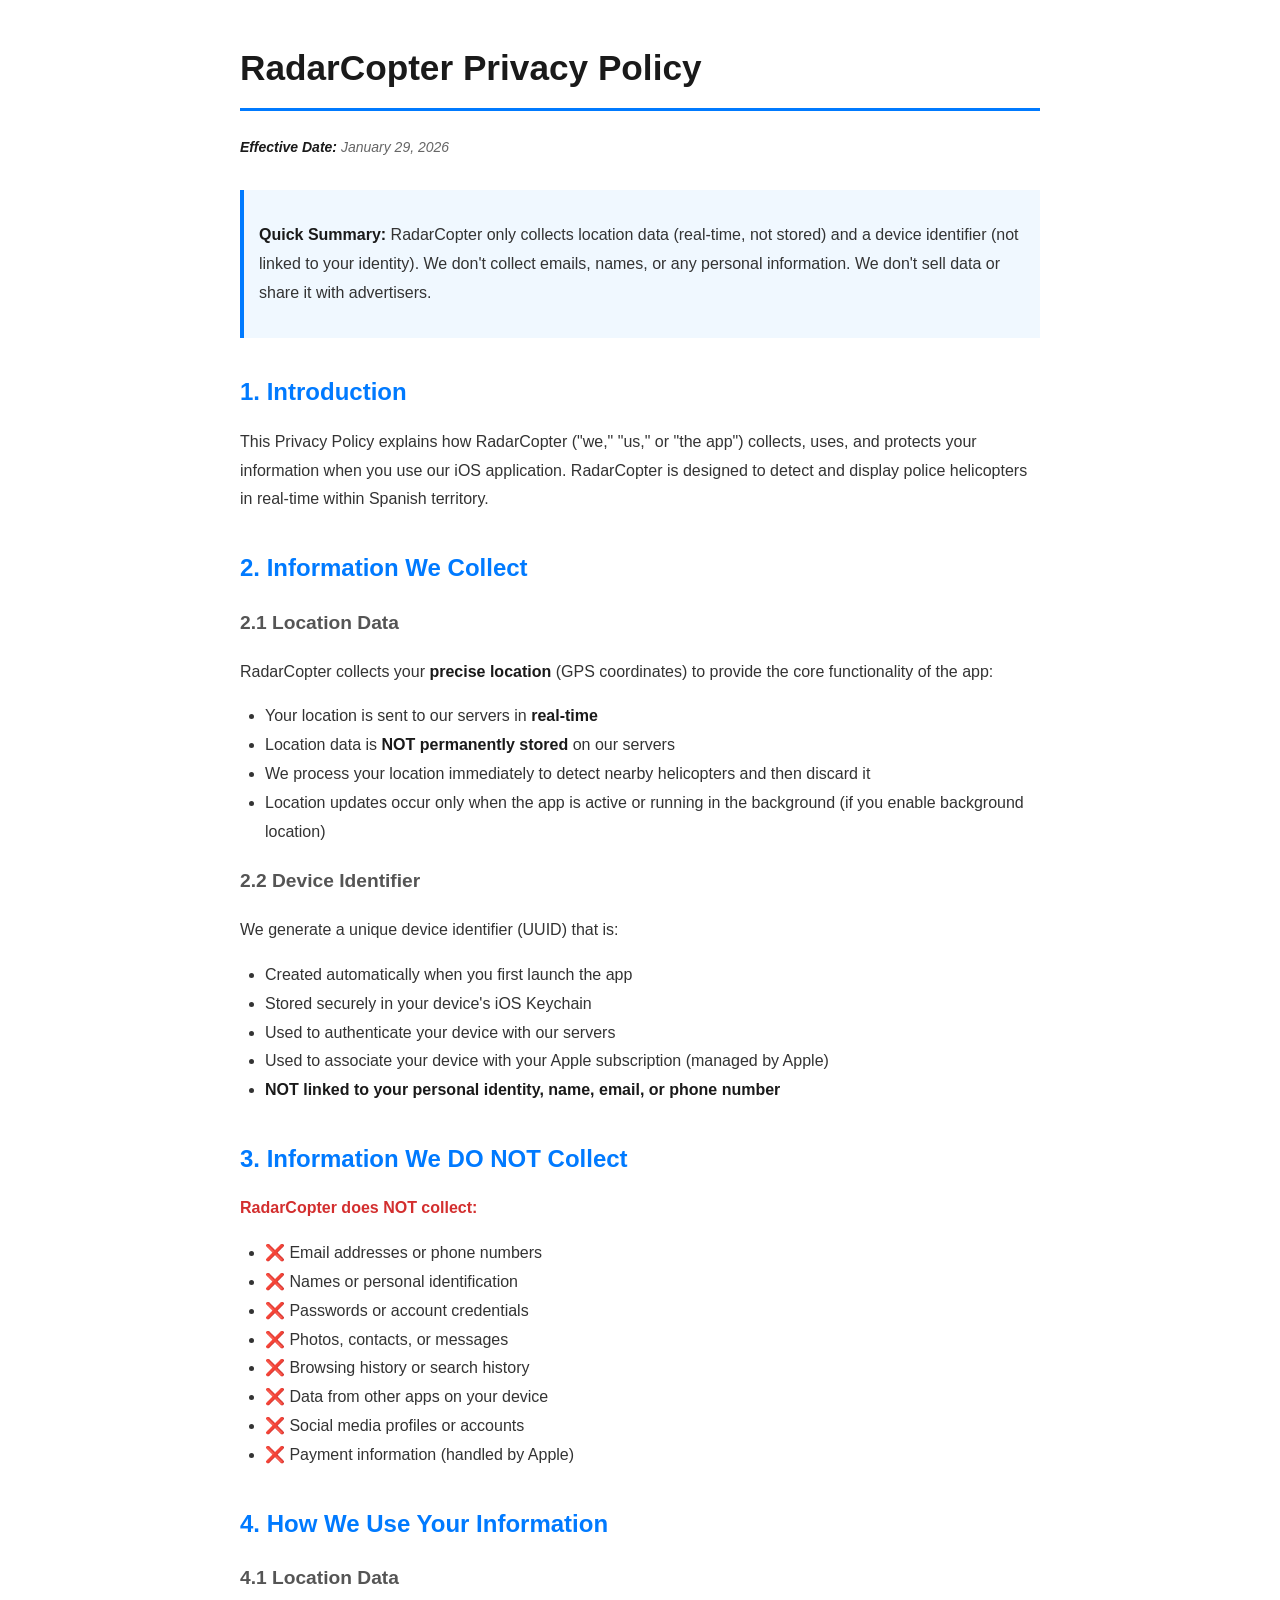
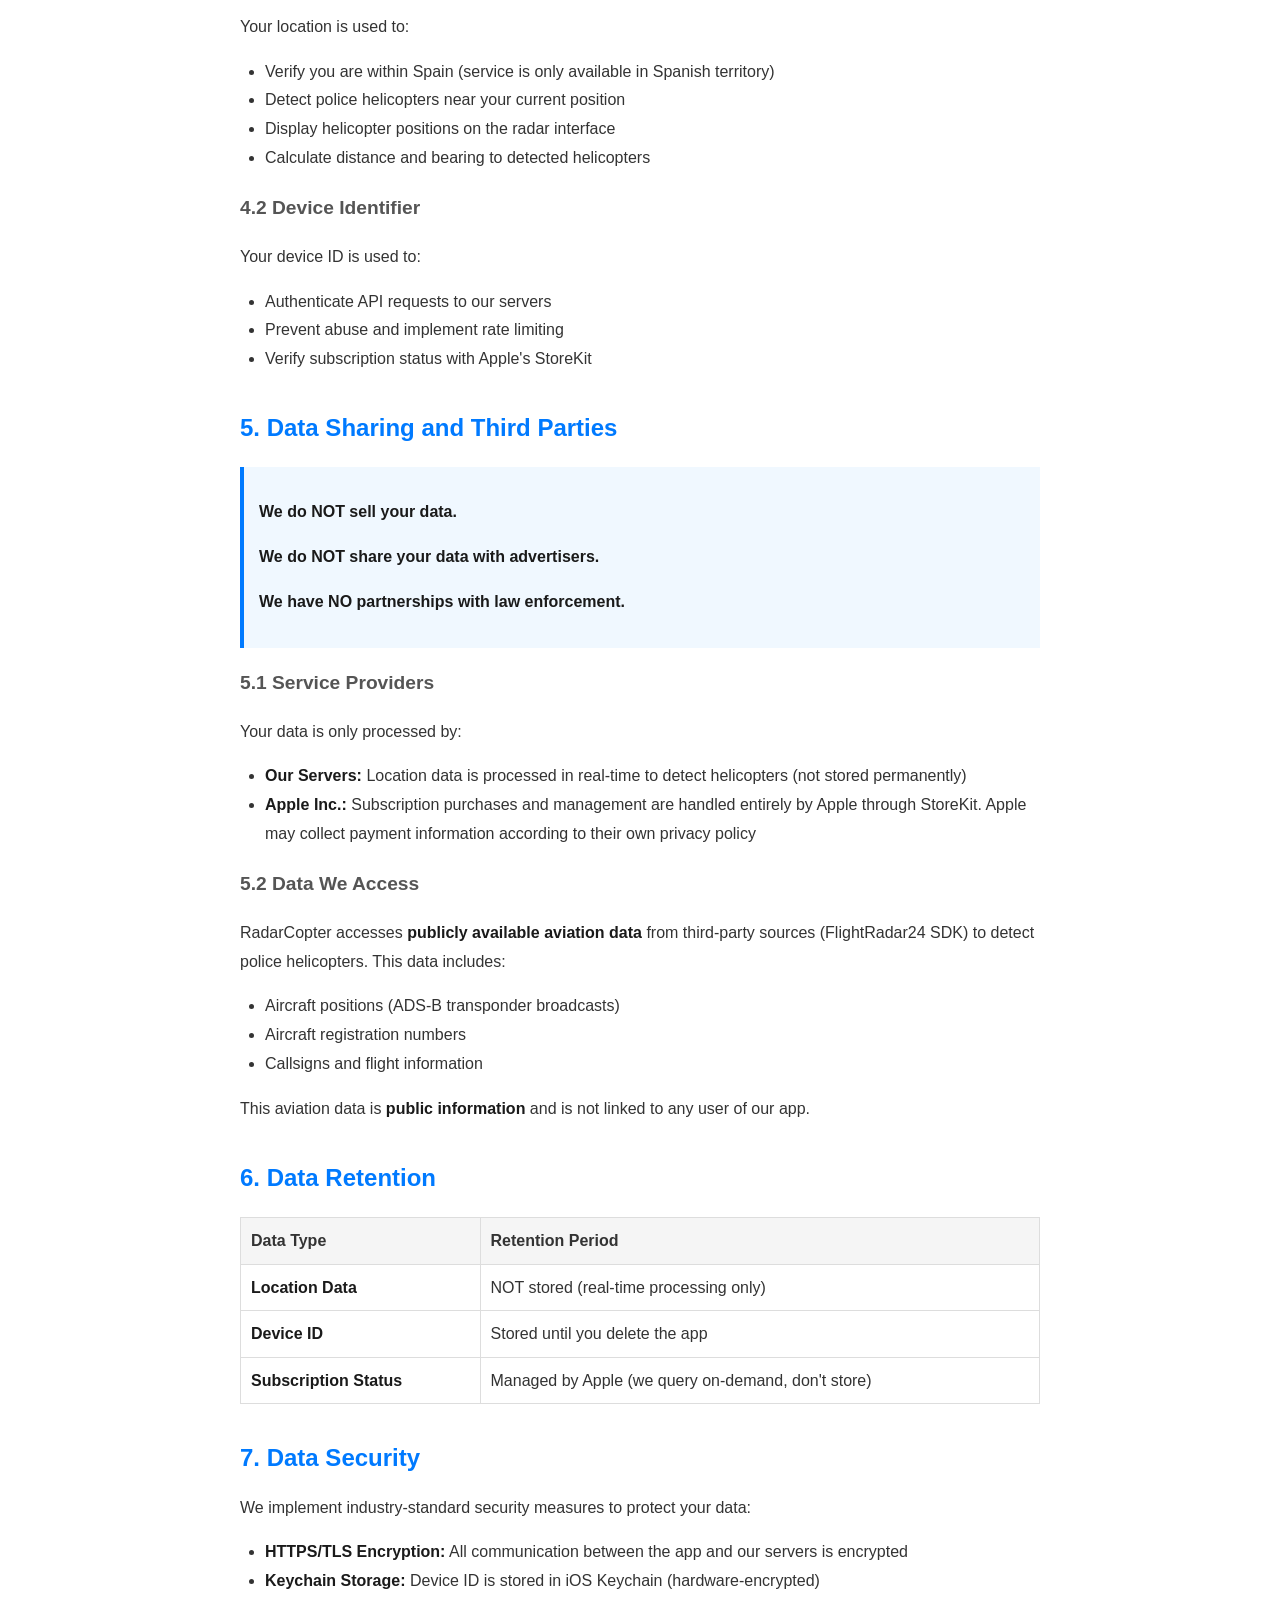
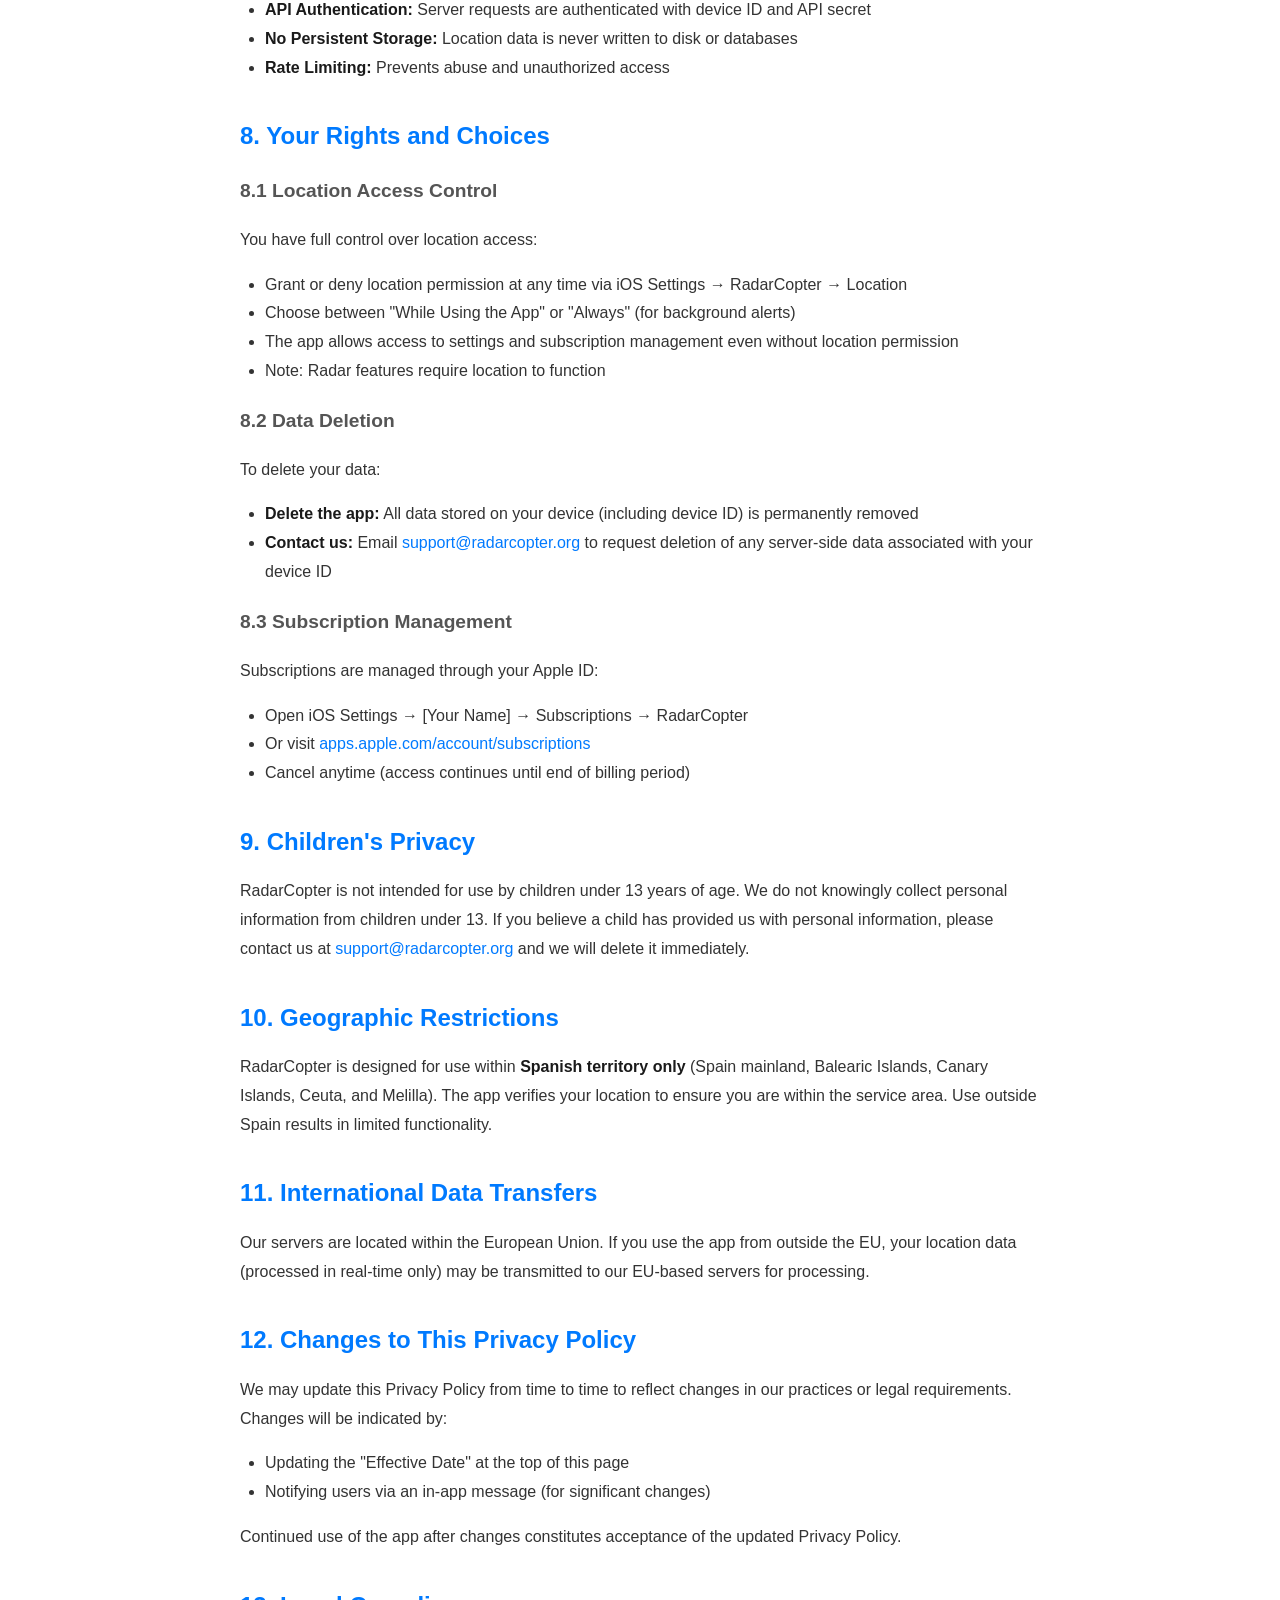
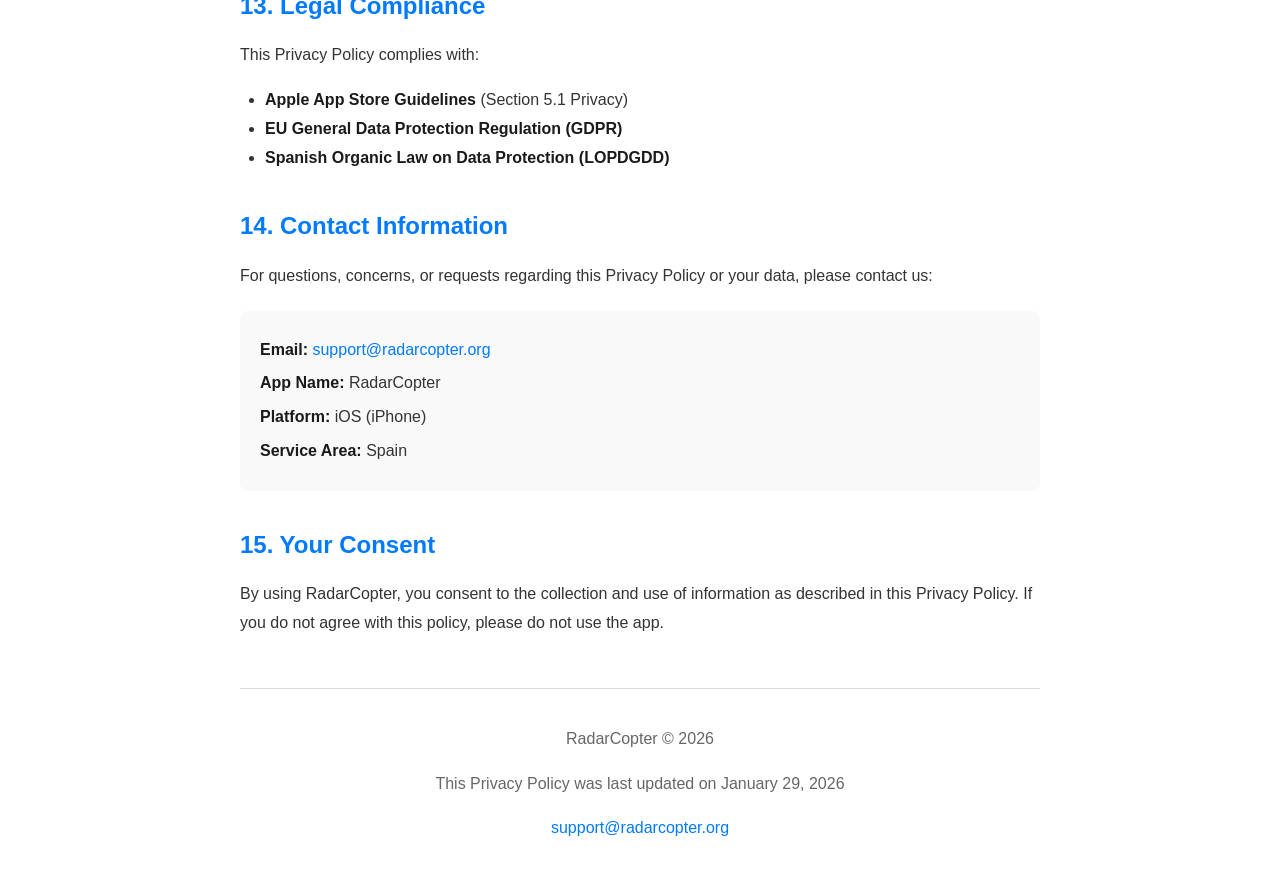
<file: RadarCopter_Privacy_Policy_FINAL.html>
<!DOCTYPE html>
<html lang="en">
<head>
    <meta charset="UTF-8">
    <meta name="viewport" content="width=device-width, initial-scale=1.0">
    <title>RadarCopter Privacy Policy</title>
    <style>
        body {
            font-family: -apple-system, BlinkMacSystemFont, "Segoe UI", Roboto, Helvetica, Arial, sans-serif;
            max-width: 800px;
            margin: 40px auto;
            padding: 0 20px;
            line-height: 1.6;
            color: #333;
            background: #fff;
        }
        h1 {
            color: #1a1a1a;
            border-bottom: 3px solid #007AFF;
            padding-bottom: 12px;
            font-size: 2.2em;
        }
        h2 {
            color: #007AFF;
            margin-top: 35px;
            margin-bottom: 15px;
            font-size: 1.5em;
        }
        h3 {
            color: #555;
            margin-top: 20px;
            font-size: 1.2em;
        }
        p, li {
            font-size: 16px;
            line-height: 1.8;
        }
        ul {
            margin: 10px 0;
            padding-left: 25px;
        }
        .highlight-box {
            background: #f0f8ff;
            border-left: 4px solid #007AFF;
            padding: 15px;
            margin: 20px 0;
        }
        .last-updated {
            color: #666;
            font-style: italic;
            font-size: 14px;
            margin-bottom: 30px;
        }
        a {
            color: #007AFF;
            text-decoration: none;
        }
        a:hover {
            text-decoration: underline;
        }
        strong {
            color: #1a1a1a;
        }
        .footer {
            text-align: center;
            margin-top: 50px;
            padding-top: 20px;
            border-top: 1px solid #ddd;
            color: #666;
            font-size: 14px;
        }
        .no-collect {
            color: #d32f2f;
            font-weight: bold;
        }
    </style>
</head>
<body>
    <h1>RadarCopter Privacy Policy</h1>
    <p class="last-updated"><strong>Effective Date:</strong> January 29, 2026</p>

    <div class="highlight-box">
        <p><strong>Quick Summary:</strong> RadarCopter only collects location data (real-time, not stored) and a device identifier (not linked to your identity). We don't collect emails, names, or any personal information. We don't sell data or share it with advertisers.</p>
    </div>

    <h2>1. Introduction</h2>
    <p>This Privacy Policy explains how RadarCopter ("we," "us," or "the app") collects, uses, and protects your information when you use our iOS application. RadarCopter is designed to detect and display police helicopters in real-time within Spanish territory.</p>

    <h2>2. Information We Collect</h2>

    <h3>2.1 Location Data</h3>
    <p>RadarCopter collects your <strong>precise location</strong> (GPS coordinates) to provide the core functionality of the app:</p>
    <ul>
        <li>Your location is sent to our servers in <strong>real-time</strong></li>
        <li>Location data is <strong>NOT permanently stored</strong> on our servers</li>
        <li>We process your location immediately to detect nearby helicopters and then discard it</li>
        <li>Location updates occur only when the app is active or running in the background (if you enable background location)</li>
    </ul>

    <h3>2.2 Device Identifier</h3>
    <p>We generate a unique device identifier (UUID) that is:</p>
    <ul>
        <li>Created automatically when you first launch the app</li>
        <li>Stored securely in your device's iOS Keychain</li>
        <li>Used to authenticate your device with our servers</li>
        <li>Used to associate your device with your Apple subscription (managed by Apple)</li>
        <li><strong>NOT linked to your personal identity, name, email, or phone number</strong></li>
    </ul>

    <h2>3. Information We DO NOT Collect</h2>
    <p class="no-collect">RadarCopter does NOT collect:</p>
    <ul>
        <li>❌ Email addresses or phone numbers</li>
        <li>❌ Names or personal identification</li>
        <li>❌ Passwords or account credentials</li>
        <li>❌ Photos, contacts, or messages</li>
        <li>❌ Browsing history or search history</li>
        <li>❌ Data from other apps on your device</li>
        <li>❌ Social media profiles or accounts</li>
        <li>❌ Payment information (handled by Apple)</li>
    </ul>

    <h2>4. How We Use Your Information</h2>

    <h3>4.1 Location Data</h3>
    <p>Your location is used to:</p>
    <ul>
        <li>Verify you are within Spain (service is only available in Spanish territory)</li>
        <li>Detect police helicopters near your current position</li>
        <li>Display helicopter positions on the radar interface</li>
        <li>Calculate distance and bearing to detected helicopters</li>
    </ul>

    <h3>4.2 Device Identifier</h3>
    <p>Your device ID is used to:</p>
    <ul>
        <li>Authenticate API requests to our servers</li>
        <li>Prevent abuse and implement rate limiting</li>
        <li>Verify subscription status with Apple's StoreKit</li>
    </ul>

    <h2>5. Data Sharing and Third Parties</h2>

    <div class="highlight-box">
        <p><strong>We do NOT sell your data.</strong></p>
        <p><strong>We do NOT share your data with advertisers.</strong></p>
        <p><strong>We have NO partnerships with law enforcement.</strong></p>
    </div>

    <h3>5.1 Service Providers</h3>
    <p>Your data is only processed by:</p>
    <ul>
        <li><strong>Our Servers:</strong> Location data is processed in real-time to detect helicopters (not stored permanently)</li>
        <li><strong>Apple Inc.:</strong> Subscription purchases and management are handled entirely by Apple through StoreKit. Apple may collect payment information according to their own privacy policy</li>
    </ul>

    <h3>5.2 Data We Access</h3>
    <p>RadarCopter accesses <strong>publicly available aviation data</strong> from third-party sources (FlightRadar24 SDK) to detect police helicopters. This data includes:</p>
    <ul>
        <li>Aircraft positions (ADS-B transponder broadcasts)</li>
        <li>Aircraft registration numbers</li>
        <li>Callsigns and flight information</li>
    </ul>
    <p>This aviation data is <strong>public information</strong> and is not linked to any user of our app.</p>

    <h2>6. Data Retention</h2>

    <table style="width: 100%; border-collapse: collapse; margin: 20px 0;">
        <thead>
            <tr style="background: #f5f5f5;">
                <th style="padding: 10px; text-align: left; border: 1px solid #ddd;">Data Type</th>
                <th style="padding: 10px; text-align: left; border: 1px solid #ddd;">Retention Period</th>
            </tr>
        </thead>
        <tbody>
            <tr>
                <td style="padding: 10px; border: 1px solid #ddd;"><strong>Location Data</strong></td>
                <td style="padding: 10px; border: 1px solid #ddd;">NOT stored (real-time processing only)</td>
            </tr>
            <tr>
                <td style="padding: 10px; border: 1px solid #ddd;"><strong>Device ID</strong></td>
                <td style="padding: 10px; border: 1px solid #ddd;">Stored until you delete the app</td>
            </tr>
            <tr>
                <td style="padding: 10px; border: 1px solid #ddd;"><strong>Subscription Status</strong></td>
                <td style="padding: 10px; border: 1px solid #ddd;">Managed by Apple (we query on-demand, don't store)</td>
            </tr>
        </tbody>
    </table>

    <h2>7. Data Security</h2>
    <p>We implement industry-standard security measures to protect your data:</p>
    <ul>
        <li><strong>HTTPS/TLS Encryption:</strong> All communication between the app and our servers is encrypted</li>
        <li><strong>Keychain Storage:</strong> Device ID is stored in iOS Keychain (hardware-encrypted)</li>
        <li><strong>API Authentication:</strong> Server requests are authenticated with device ID and API secret</li>
        <li><strong>No Persistent Storage:</strong> Location data is never written to disk or databases</li>
        <li><strong>Rate Limiting:</strong> Prevents abuse and unauthorized access</li>
    </ul>

    <h2>8. Your Rights and Choices</h2>

    <h3>8.1 Location Access Control</h3>
    <p>You have full control over location access:</p>
    <ul>
        <li>Grant or deny location permission at any time via iOS Settings → RadarCopter → Location</li>
        <li>Choose between "While Using the App" or "Always" (for background alerts)</li>
        <li>The app allows access to settings and subscription management even without location permission</li>
        <li>Note: Radar features require location to function</li>
    </ul>

    <h3>8.2 Data Deletion</h3>
    <p>To delete your data:</p>
    <ul>
        <li><strong>Delete the app:</strong> All data stored on your device (including device ID) is permanently removed</li>
        <li><strong>Contact us:</strong> Email <a href="mailto:support@radarcopter.org">support@radarcopter.org</a> to request deletion of any server-side data associated with your device ID</li>
    </ul>

    <h3>8.3 Subscription Management</h3>
    <p>Subscriptions are managed through your Apple ID:</p>
    <ul>
        <li>Open iOS Settings → [Your Name] → Subscriptions → RadarCopter</li>
        <li>Or visit <a href="https://apps.apple.com/account/subscriptions" target="_blank">apps.apple.com/account/subscriptions</a></li>
        <li>Cancel anytime (access continues until end of billing period)</li>
    </ul>

    <h2>9. Children's Privacy</h2>
    <p>RadarCopter is not intended for use by children under 13 years of age. We do not knowingly collect personal information from children under 13. If you believe a child has provided us with personal information, please contact us at <a href="mailto:support@radarcopter.org">support@radarcopter.org</a> and we will delete it immediately.</p>

    <h2>10. Geographic Restrictions</h2>
    <p>RadarCopter is designed for use within <strong>Spanish territory only</strong> (Spain mainland, Balearic Islands, Canary Islands, Ceuta, and Melilla). The app verifies your location to ensure you are within the service area. Use outside Spain results in limited functionality.</p>

    <h2>11. International Data Transfers</h2>
    <p>Our servers are located within the European Union. If you use the app from outside the EU, your location data (processed in real-time only) may be transmitted to our EU-based servers for processing.</p>

    <h2>12. Changes to This Privacy Policy</h2>
    <p>We may update this Privacy Policy from time to time to reflect changes in our practices or legal requirements. Changes will be indicated by:</p>
    <ul>
        <li>Updating the "Effective Date" at the top of this page</li>
        <li>Notifying users via an in-app message (for significant changes)</li>
    </ul>
    <p>Continued use of the app after changes constitutes acceptance of the updated Privacy Policy.</p>

    <h2>13. Legal Compliance</h2>
    <p>This Privacy Policy complies with:</p>
    <ul>
        <li><strong>Apple App Store Guidelines</strong> (Section 5.1 Privacy)</li>
        <li><strong>EU General Data Protection Regulation (GDPR)</strong></li>
        <li><strong>Spanish Organic Law on Data Protection (LOPDGDD)</strong></li>
    </ul>

    <h2>14. Contact Information</h2>
    <p>For questions, concerns, or requests regarding this Privacy Policy or your data, please contact us:</p>

    <div style="background: #f9f9f9; padding: 20px; border-radius: 8px; margin: 20px 0;">
        <p style="margin: 5px 0;"><strong>Email:</strong> <a href="mailto:support@radarcopter.org">support@radarcopter.org</a></p>
        <p style="margin: 5px 0;"><strong>App Name:</strong> RadarCopter</p>
        <p style="margin: 5px 0;"><strong>Platform:</strong> iOS (iPhone)</p>
        <p style="margin: 5px 0;"><strong>Service Area:</strong> Spain</p>
    </div>

    <h2>15. Your Consent</h2>
    <p>By using RadarCopter, you consent to the collection and use of information as described in this Privacy Policy. If you do not agree with this policy, please do not use the app.</p>

    <div class="footer">
        <p>RadarCopter © 2026</p>
        <p>This Privacy Policy was last updated on January 29, 2026</p>
        <p><a href="mailto:support@radarcopter.org">support@radarcopter.org</a></p>
    </div>
</body>
</html>
</file>
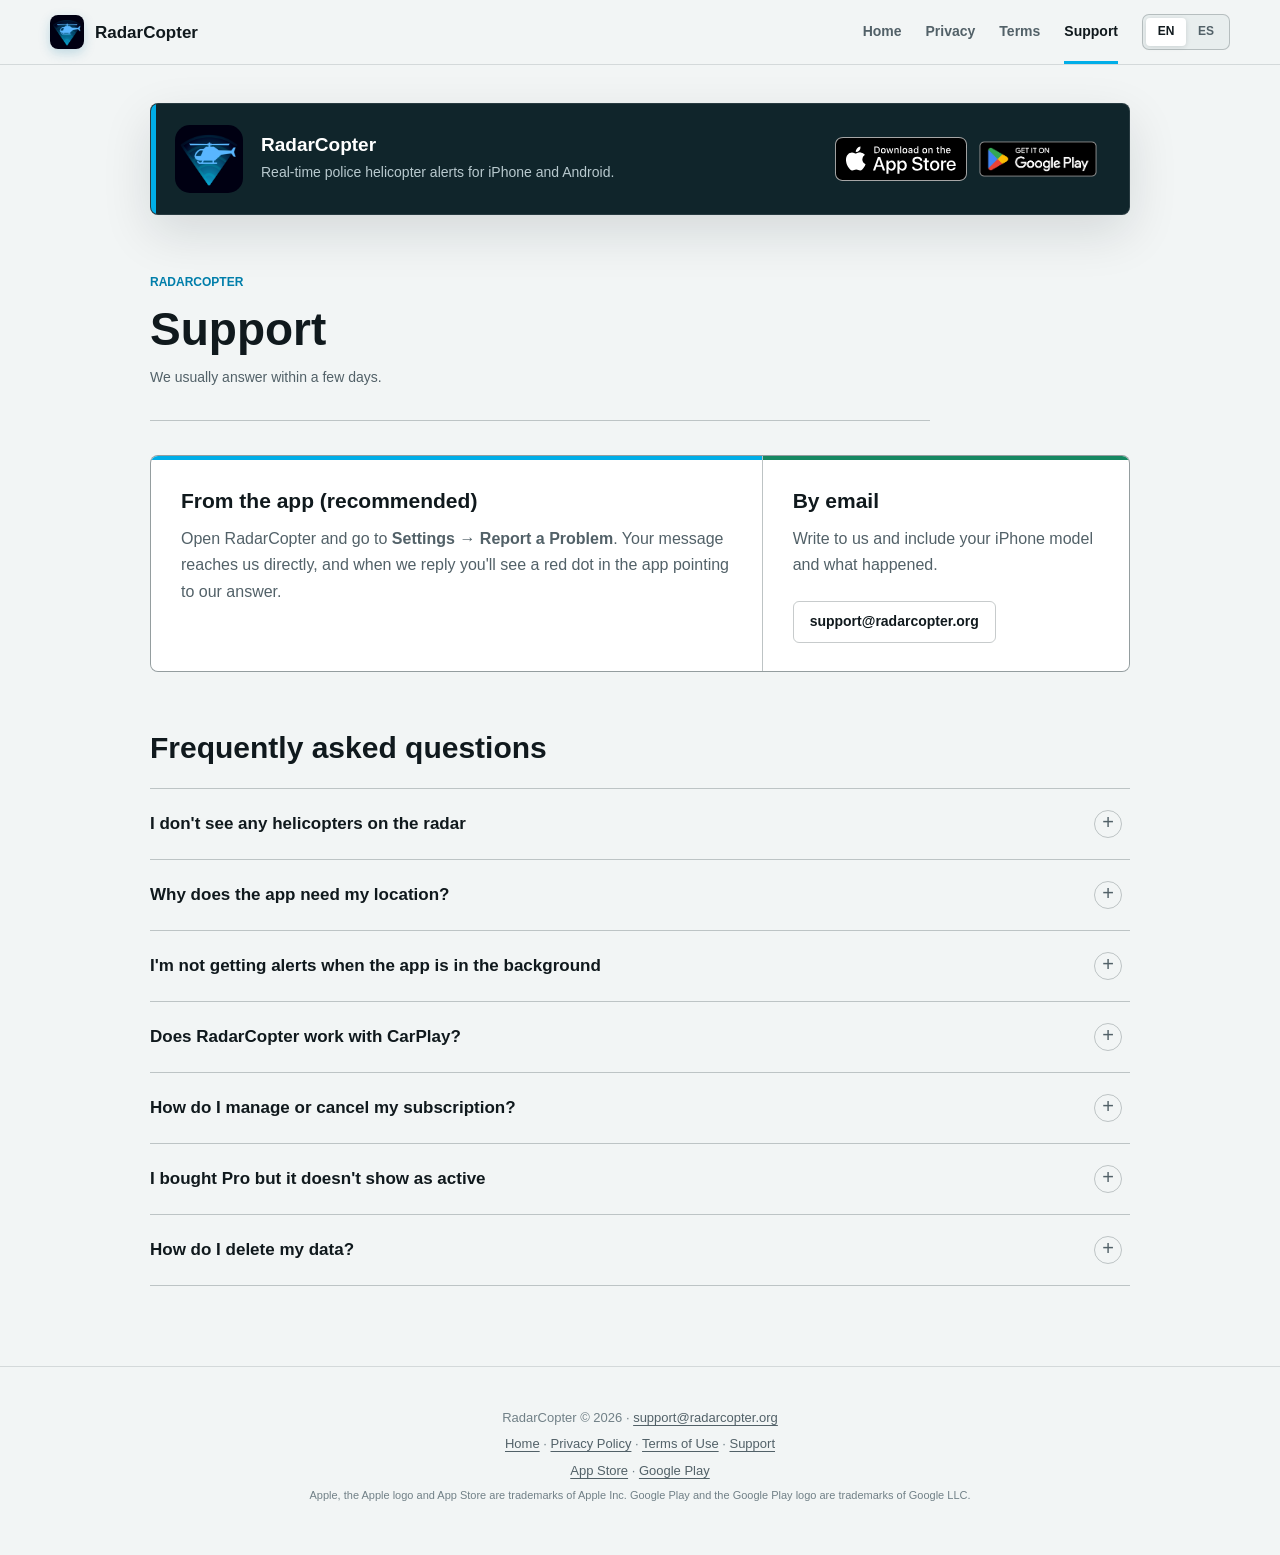
<file: support.html>
<!DOCTYPE html>
<html lang="en" data-lang="en">
<head>
    <meta charset="UTF-8">
    <meta name="viewport" content="width=device-width, initial-scale=1.0">
    <title>Support — RadarCopter</title>
    <meta name="description" content="Get help with RadarCopter: contact support, frequently asked questions, and subscription management. / Ayuda y soporte de RadarCopter.">
    <link rel="canonical" href="https://radarcopter.github.io/radarcopter-privacy/support.html">
    <link rel="icon" type="image/png" sizes="192x192" href="assets/icon-192.png">
    <link rel="apple-touch-icon" href="assets/apple-touch-icon.png">
    <meta name="theme-color" media="(prefers-color-scheme: light)" content="#f2f5f5">
    <meta name="theme-color" media="(prefers-color-scheme: dark)" content="#091216">
    <meta property="og:type" content="website">
    <meta property="og:site_name" content="RadarCopter">
    <meta property="og:title" content="Support — RadarCopter">
    <meta property="og:description" content="Get help with RadarCopter: contact support, FAQ, and subscription management.">
    <meta property="og:url" content="https://radarcopter.github.io/radarcopter-privacy/support.html">
    <meta property="og:image" content="https://radarcopter.github.io/radarcopter-privacy/assets/icon-512.png">
    <link rel="stylesheet" href="assets/site.css">
</head>
<body class="document-page support-page">
    <a class="skip-link" href="#main"><span class="lang-en">Skip to content</span><span class="lang-es">Saltar al contenido</span></a>
    <header class="site-header">
        <div class="inner">
            <a class="brand" href="app.html">
                <img src="assets/icon-192.png" alt="" width="30" height="30">
                <span>RadarCopter</span>
            </a>
            <nav class="site-nav" aria-label="Site">
                <a href="app.html"><span class="lang-en">Home</span><span class="lang-es">Inicio</span></a>
                <a href="./"><span class="lang-en">Privacy</span><span class="lang-es">Privacidad</span></a>
                <a href="terms.html"><span class="lang-en">Terms</span><span class="lang-es">Términos</span></a>
                <a href="support.html" aria-current="page"><span class="lang-en">Support</span><span class="lang-es">Soporte</span></a>
            </nav>
            <div class="lang-switch" role="group" aria-label="Language">
                <button type="button" data-lang="en" class="on" onclick="rcSetLang('en')">EN</button>
                <button type="button" data-lang="es" onclick="rcSetLang('es')">ES</button>
            </div>
        </div>
    </header>

    <main id="main">
        <div class="app-card">
            <img class="app-icon" src="assets/icon-192.png" alt="RadarCopter app icon" width="64" height="64">
            <div class="app-meta">
                <strong>RadarCopter</strong>
                <p class="lang-en">Real-time police helicopter alerts for iPhone and Android.</p>
                <p class="lang-es">Alertas de helicópteros policiales en tiempo real para iPhone y Android.</p>
            </div>
            <div class="store-links">
                <a class="store-link" href="https://apps.apple.com/es/app/radarcopter/id6758215340" rel="noopener"><img class="store-badge" data-store="apple" src="assets/badge-en.svg" data-src-en="assets/badge-en.svg" data-src-es="assets/badge-es.svg" alt="Download on the App Store" height="44"></a>
                <a class="store-link google-store" href="https://play.google.com/store/apps/details?id=org.radarcopter.mobile" target="_blank" rel="noopener"><img class="store-badge play-badge" data-store="google" src="assets/badge-play-en.png" data-src-en="assets/badge-play-en.png" data-src-es="assets/badge-play-es.png" alt="Get it on Google Play" height="52"></a>
            </div>
        </div>

        <!-- ENGLISH -->
        <div class="lang-en" lang="en">
            <div class="hero">
                <h1>Support</h1>
                <p class="updated">We usually answer within a few days.</p>
            </div>

            <div class="contact-grid">
                <div class="contact-card">
                    <h2>From the app (recommended)</h2>
                    <p>Open RadarCopter and go to <strong>Settings → Report a Problem</strong>. Your message reaches us directly, and when we reply you'll see a red dot in the app pointing to our answer.</p>
                </div>
                <div class="contact-card">
                    <h2>By email</h2>
                    <p>Write to us and include your iPhone model and what happened.</p>
                    <a class="cta" href="mailto:support@radarcopter.org?subject=RadarCopter%20Support">support@radarcopter.org</a>
                </div>
            </div>

            <h2 class="faq-heading">Frequently asked questions</h2>

            <details class="faq">
                <summary>I don't see any helicopters on the radar</summary>
                <p>Most of the time this is normal — it means there are no police helicopters flying near you right now. If you think something is wrong, check that:</p>
                <ul>
                    <li>Location access is allowed (iPhone Settings → Apps → RadarCopter → Location).</li>
                    <li>You have an internet connection.</li>
                    <li>You are inside the coverage area (26 supported European countries).</li>
                </ul>
            </details>

            <details class="faq">
                <summary>Why does the app need my location?</summary>
                <p>To show helicopters near your position and alert you when one approaches. Your location is used in real time only and is never stored — see the <a href="./">Privacy Policy</a>.</p>
            </details>

            <details class="faq">
                <summary>I'm not getting alerts when the app is in the background</summary>
                <p>Make sure notifications are allowed (iPhone Settings → Notifications → RadarCopter) and that Background Alerts are turned on inside the app's settings. Keeping Low Power Mode off also helps alerts arrive reliably.</p>
            </details>

            <details class="faq">
                <summary>Does RadarCopter work with CarPlay?</summary>
                <p>Yes. RadarCopter 1.7 adds a focused Pro CarPlay view with nearby aircraft, category-aware police contacts, radius and filter controls, and recentering. Keep attention on the road and use voice or sound alerts whenever possible.</p>
            </details>

            <details class="faq">
                <summary>How do I manage or cancel my subscription?</summary>
                <p>Subscriptions are handled by Apple. Open iPhone <strong>Settings → your name → Subscriptions</strong>, or go to <a href="https://apps.apple.com/account/subscriptions" rel="noopener">apps.apple.com/account/subscriptions</a>. Cancelling stops the next renewal; you keep Pro until the end of the paid period.</p>
            </details>

            <details class="faq">
                <summary>I bought Pro but it doesn't show as active</summary>
                <p>Open the app and go to <strong>Settings → Restore Purchases</strong>, signed in with the same Apple ID you used to buy. If it still doesn't activate, contact us and we'll sort it out.</p>
            </details>

            <details class="faq">
                <summary>How do I delete my data?</summary>
                <p>Deleting the app removes everything — there is no account and we don't store personal information. Details in the <a href="./">Privacy Policy</a>.</p>
            </details>
        </div>

        <!-- SPANISH -->
        <div class="lang-es" lang="es">
            <div class="hero">
                <h1>Soporte</h1>
                <p class="updated">Normalmente respondemos en unos días.</p>
            </div>

            <div class="contact-grid">
                <div class="contact-card">
                    <h2>Desde la app (recomendado)</h2>
                    <p>Abre RadarCopter y ve a <strong>Ajustes → Informar de un problema</strong>. Tu mensaje nos llega directamente y, cuando respondamos, verás un punto rojo en la app que te lleva a nuestra respuesta.</p>
                </div>
                <div class="contact-card">
                    <h2>Por correo</h2>
                    <p>Escríbenos indicando tu modelo de iPhone y qué ha pasado.</p>
                    <a class="cta" href="mailto:support@radarcopter.org?subject=Soporte%20RadarCopter">support@radarcopter.org</a>
                </div>
            </div>

            <h2 class="faq-heading">Preguntas frecuentes</h2>

            <details class="faq">
                <summary>No veo helicópteros en el radar</summary>
                <p>La mayoría de las veces es normal: significa que ahora mismo no hay helicópteros policiales volando cerca de ti. Si crees que algo falla, comprueba que:</p>
                <ul>
                    <li>El acceso a la ubicación está permitido (Ajustes de iPhone → Apps → RadarCopter → Ubicación).</li>
                    <li>Tienes conexión a internet.</li>
                    <li>Estás dentro de la zona de cobertura (26 países europeos compatibles).</li>
                </ul>
            </details>

            <details class="faq">
                <summary>¿Por qué necesita la app mi ubicación?</summary>
                <p>Para mostrar helicópteros cerca de tu posición y avisarte cuando uno se acerque. Tu ubicación se usa solo en tiempo real y nunca se almacena — consulta la <a href="./">Política de privacidad</a>.</p>
            </details>

            <details class="faq">
                <summary>No recibo alertas con la app en segundo plano</summary>
                <p>Asegúrate de que las notificaciones están permitidas (Ajustes de iPhone → Notificaciones → RadarCopter) y de que las Alertas en segundo plano están activadas en los ajustes de la app. Desactivar el Modo de bajo consumo también ayuda a que las alertas lleguen de forma fiable.</p>
            </details>

            <details class="faq">
                <summary>¿Funciona RadarCopter con CarPlay?</summary>
                <p>Sí. RadarCopter 1.7 añade una vista Pro para CarPlay con aeronaves cercanas, contactos policiales diferenciados, controles de radio y filtros y un botón para volver a centrar. Mantén la atención en la carretera y usa las alertas de voz o sonido siempre que sea posible.</p>
            </details>

            <details class="faq">
                <summary>¿Cómo gestiono o cancelo mi suscripción?</summary>
                <p>Las suscripciones las gestiona Apple. Abre <strong>Ajustes de iPhone → tu nombre → Suscripciones</strong>, o entra en <a href="https://apps.apple.com/account/subscriptions" rel="noopener">apps.apple.com/account/subscriptions</a>. Al cancelar no se renueva el siguiente período; mantienes Pro hasta el final del período pagado.</p>
            </details>

            <details class="faq">
                <summary>Compré Pro pero no aparece activo</summary>
                <p>Abre la app y ve a <strong>Ajustes → Restaurar compras</strong>, con la misma cuenta de Apple con la que compraste. Si sigue sin activarse, escríbenos y lo solucionamos.</p>
            </details>

            <details class="faq">
                <summary>¿Cómo elimino mis datos?</summary>
                <p>Al eliminar la app se borra todo: no hay cuentas y no almacenamos información personal. Más detalles en la <a href="./">Política de privacidad</a>.</p>
            </details>
        </div>
    </main>

    <footer class="site-footer">
        <p>RadarCopter © 2026 · <a href="mailto:support@radarcopter.org">support@radarcopter.org</a></p>
        <p>
            <a href="app.html"><span class="lang-en">Home</span><span class="lang-es">Inicio</span></a> ·
            <a href="./"><span class="lang-en">Privacy Policy</span><span class="lang-es">Política de Privacidad</span></a> ·
            <a href="terms.html"><span class="lang-en">Terms of Use</span><span class="lang-es">Términos de Uso</span></a> ·
            <a href="support.html"><span class="lang-en">Support</span><span class="lang-es">Soporte</span></a>
        </p>
        <p><a href="https://apps.apple.com/es/app/radarcopter/id6758215340" rel="noopener">App Store</a> · <a href="https://play.google.com/store/apps/details?id=org.radarcopter.mobile" rel="noopener">Google Play</a></p>
        <p class="legal-note">Apple, the Apple logo and App Store are trademarks of Apple Inc. Google Play and the Google Play logo are trademarks of Google LLC.</p>
    </footer>

    <script src="assets/site.js"></script>
</body>
</html>
</file>
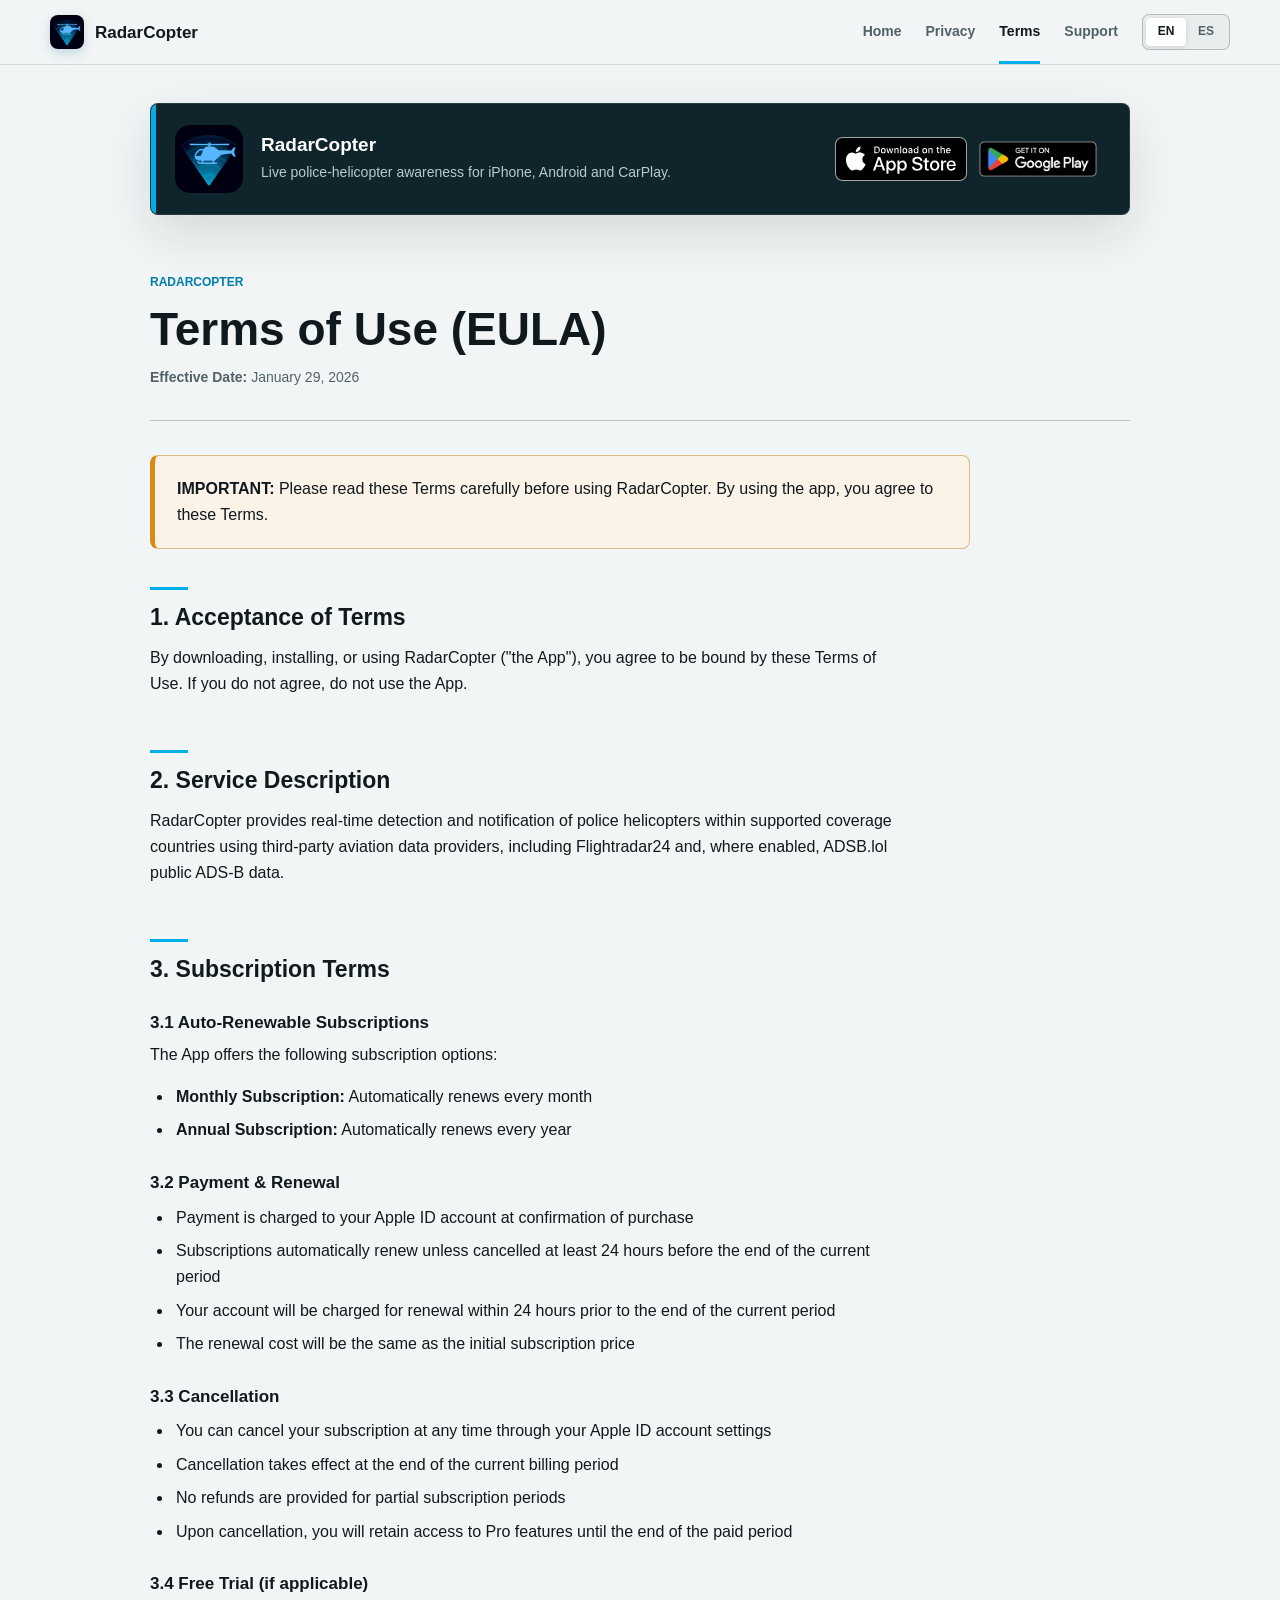
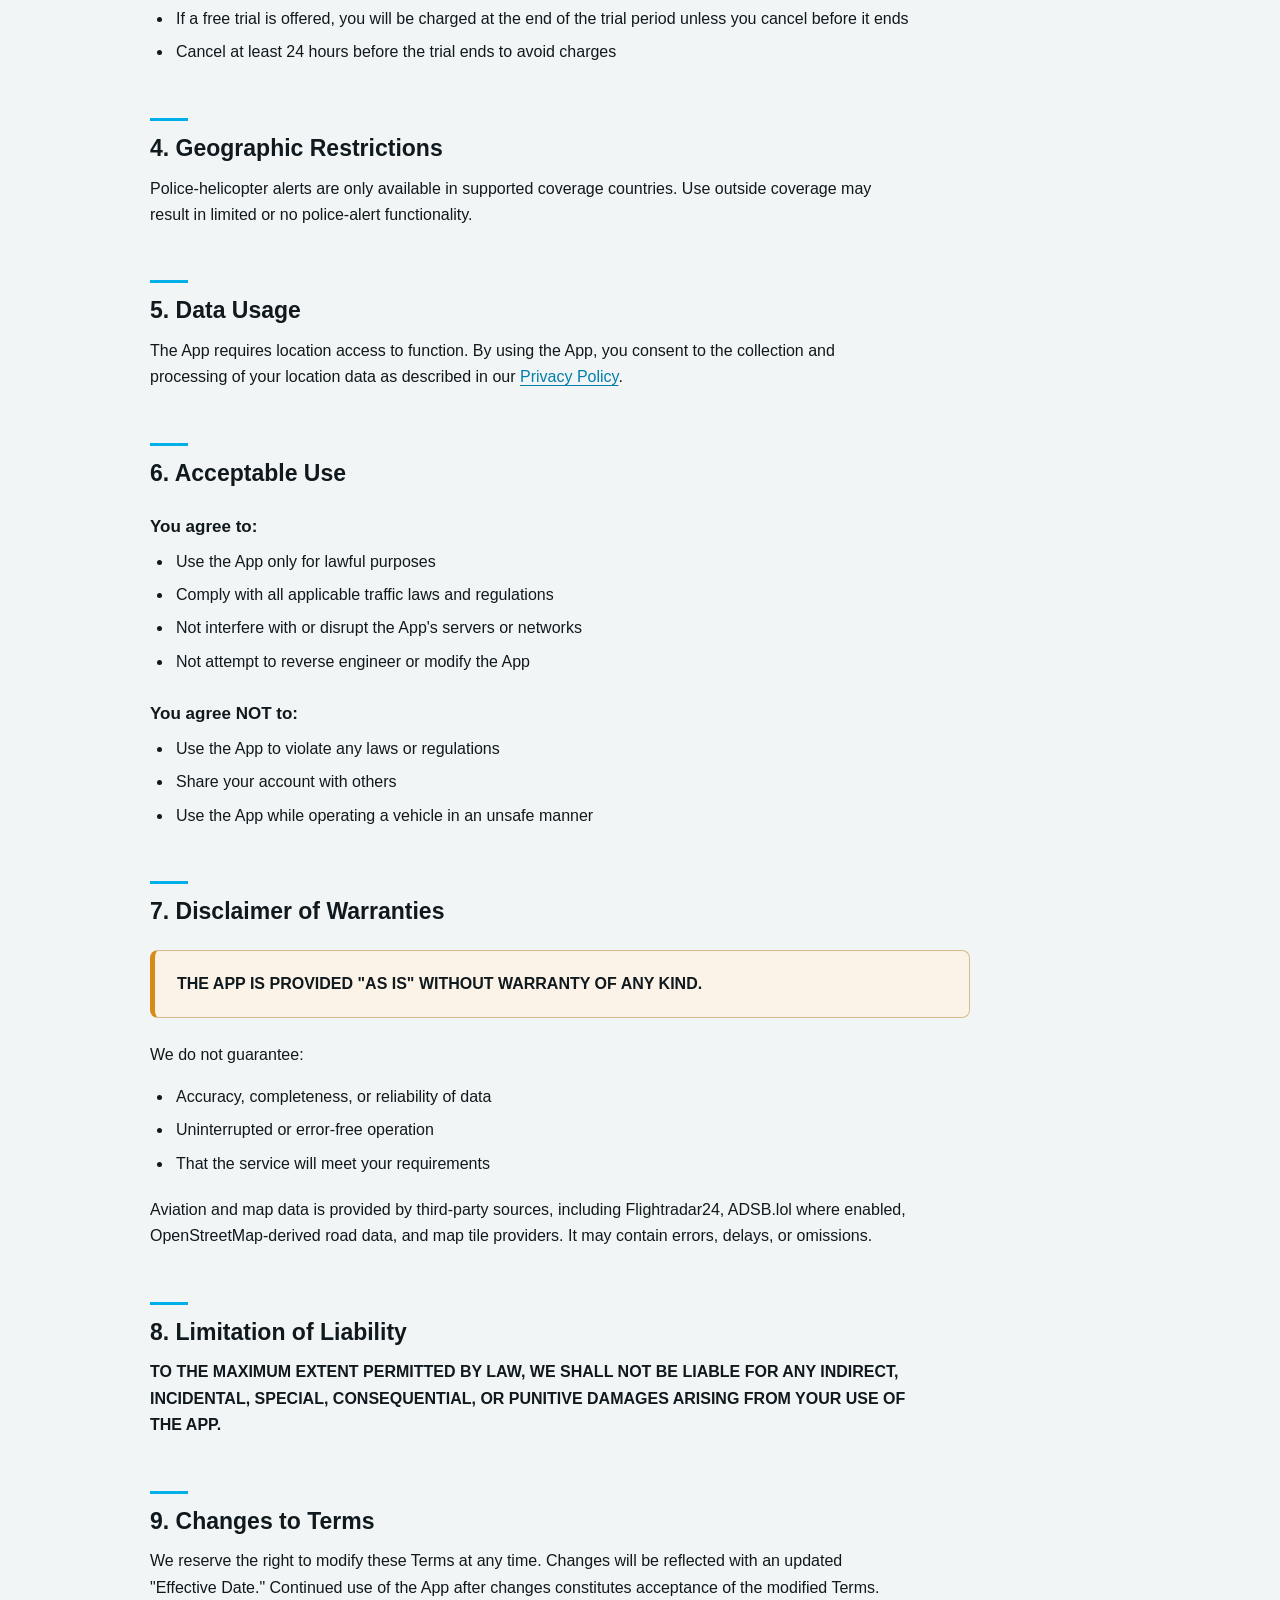
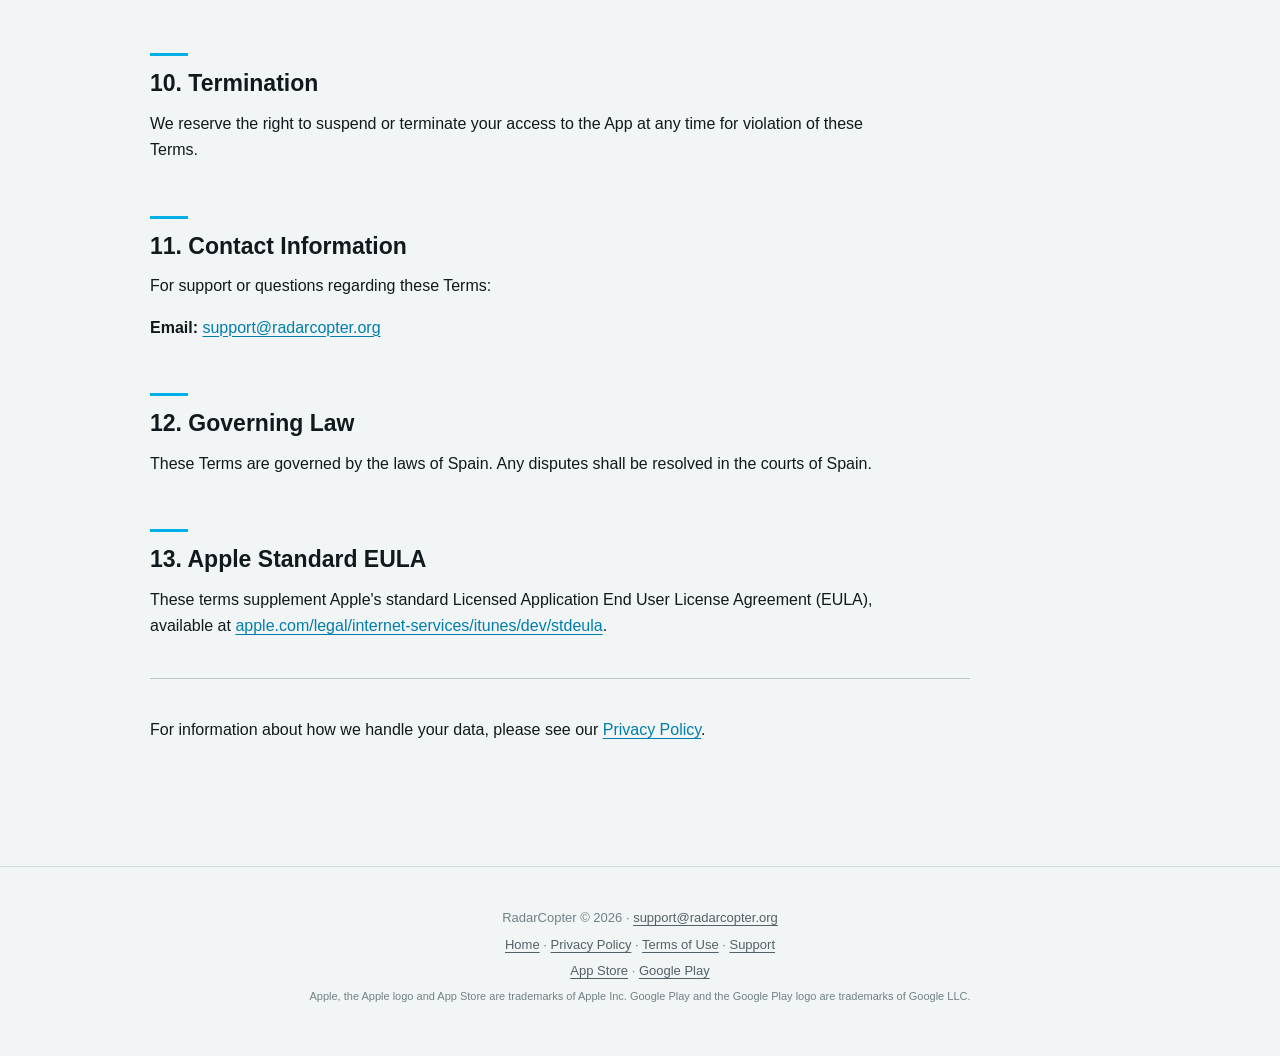
<file: terms.html>
<!DOCTYPE html>
<html lang="en" data-lang="en">
<head>
    <meta charset="UTF-8">
    <meta name="viewport" content="width=device-width, initial-scale=1.0">
    <title>Terms of Use (EULA) — RadarCopter</title>
    <meta name="description" content="RadarCopter Terms of Use (EULA): subscriptions, acceptable use, warranties and governing law. / Términos de Uso de RadarCopter.">
    <link rel="canonical" href="https://radarcopter.github.io/radarcopter-privacy/terms.html">
    <link rel="icon" type="image/png" sizes="192x192" href="assets/icon-192.png">
    <link rel="apple-touch-icon" href="assets/apple-touch-icon.png">
    <meta name="theme-color" media="(prefers-color-scheme: light)" content="#f2f5f5">
    <meta name="theme-color" media="(prefers-color-scheme: dark)" content="#091216">
    <meta property="og:type" content="website">
    <meta property="og:site_name" content="RadarCopter">
    <meta property="og:title" content="Terms of Use (EULA) — RadarCopter">
    <meta property="og:description" content="RadarCopter Terms of Use: subscriptions, acceptable use, warranties and governing law.">
    <meta property="og:url" content="https://radarcopter.github.io/radarcopter-privacy/terms.html">
    <meta property="og:image" content="https://radarcopter.github.io/radarcopter-privacy/assets/icon-512.png">
    <link rel="stylesheet" href="assets/site.css">
</head>
<body class="document-page legal-page">
    <a class="skip-link" href="#main"><span class="lang-en">Skip to content</span><span class="lang-es">Saltar al contenido</span></a>
    <header class="site-header">
        <div class="inner">
            <a class="brand" href="app.html">
                <img src="assets/icon-192.png" alt="" width="30" height="30">
                <span>RadarCopter</span>
            </a>
            <nav class="site-nav" aria-label="Site">
                <a href="app.html"><span class="lang-en">Home</span><span class="lang-es">Inicio</span></a>
                <a href="./"><span class="lang-en">Privacy</span><span class="lang-es">Privacidad</span></a>
                <a href="terms.html" aria-current="page"><span class="lang-en">Terms</span><span class="lang-es">Términos</span></a>
                <a href="support.html"><span class="lang-en">Support</span><span class="lang-es">Soporte</span></a>
            </nav>
            <div class="lang-switch" role="group" aria-label="Language">
                <button type="button" data-lang="en" class="on" onclick="rcSetLang('en')">EN</button>
                <button type="button" data-lang="es" onclick="rcSetLang('es')">ES</button>
            </div>
        </div>
    </header>

    <main id="main">
        <div class="app-card">
            <img class="app-icon" src="assets/icon-192.png" alt="RadarCopter app icon" width="68" height="68">
            <div class="app-meta">
                <strong>RadarCopter</strong>
                <p class="lang-en">Live police-helicopter awareness for iPhone, Android and CarPlay.</p>
                <p class="lang-es">Información en directo de helicópteros policiales para iPhone, Android y CarPlay.</p>
            </div>
            <div class="store-links">
                <a class="store-link" href="https://apps.apple.com/es/app/radarcopter/id6758215340" rel="noopener"><img class="store-badge" data-store="apple" src="assets/badge-en.svg" data-src-en="assets/badge-en.svg" data-src-es="assets/badge-es.svg" alt="Download on the App Store" height="44"></a>
                <a class="store-link google-store" href="https://play.google.com/store/apps/details?id=org.radarcopter.mobile" target="_blank" rel="noopener"><img class="store-badge play-badge" data-store="google" src="assets/badge-play-en.png" data-src-en="assets/badge-play-en.png" data-src-es="assets/badge-play-es.png" alt="Get it on Google Play" height="52"></a>
            </div>
        </div>
        <!-- ENGLISH -->
        <div class="lang-en" lang="en">
            <div class="hero">
                <h1>Terms of Use (EULA)</h1>
                <p class="updated"><strong>Effective Date:</strong> January 29, 2026</p>
            </div>

            <div class="content">
                <div class="box warn">
                    <p><strong>IMPORTANT:</strong> Please read these Terms carefully before using RadarCopter. By using the app, you agree to these Terms.</p>
                </div>

                <h2>1. Acceptance of Terms</h2>
                <p>By downloading, installing, or using RadarCopter ("the App"), you agree to be bound by these Terms of Use. If you do not agree, do not use the App.</p>

                <h2>2. Service Description</h2>
                <p>RadarCopter provides real-time detection and notification of police helicopters within supported coverage countries using third-party aviation data providers, including Flightradar24 and, where enabled, ADSB.lol public ADS-B data.</p>

                <h2>3. Subscription Terms</h2>

                <h3>3.1 Auto-Renewable Subscriptions</h3>
                <p>The App offers the following subscription options:</p>
                <ul>
                    <li><strong>Monthly Subscription:</strong> Automatically renews every month</li>
                    <li><strong>Annual Subscription:</strong> Automatically renews every year</li>
                </ul>

                <h3>3.2 Payment &amp; Renewal</h3>
                <ul>
                    <li>Payment is charged to your Apple ID account at confirmation of purchase</li>
                    <li>Subscriptions automatically renew unless cancelled at least 24 hours before the end of the current period</li>
                    <li>Your account will be charged for renewal within 24 hours prior to the end of the current period</li>
                    <li>The renewal cost will be the same as the initial subscription price</li>
                </ul>

                <h3>3.3 Cancellation</h3>
                <ul>
                    <li>You can cancel your subscription at any time through your Apple ID account settings</li>
                    <li>Cancellation takes effect at the end of the current billing period</li>
                    <li>No refunds are provided for partial subscription periods</li>
                    <li>Upon cancellation, you will retain access to Pro features until the end of the paid period</li>
                </ul>

                <h3>3.4 Free Trial (if applicable)</h3>
                <ul>
                    <li>If a free trial is offered, you will be charged at the end of the trial period unless you cancel before it ends</li>
                    <li>Cancel at least 24 hours before the trial ends to avoid charges</li>
                </ul>

                <h2>4. Geographic Restrictions</h2>
                <p>Police-helicopter alerts are only available in supported coverage countries. Use outside coverage may result in limited or no police-alert functionality.</p>

                <h2>5. Data Usage</h2>
                <p>The App requires location access to function. By using the App, you consent to the collection and processing of your location data as described in our <a href="./">Privacy Policy</a>.</p>

                <h2>6. Acceptable Use</h2>

                <h3>You agree to:</h3>
                <ul>
                    <li>Use the App only for lawful purposes</li>
                    <li>Comply with all applicable traffic laws and regulations</li>
                    <li>Not interfere with or disrupt the App's servers or networks</li>
                    <li>Not attempt to reverse engineer or modify the App</li>
                </ul>

                <h3>You agree NOT to:</h3>
                <ul>
                    <li>Use the App to violate any laws or regulations</li>
                    <li>Share your account with others</li>
                    <li>Use the App while operating a vehicle in an unsafe manner</li>
                </ul>

                <h2>7. Disclaimer of Warranties</h2>
                <div class="box warn">
                    <p><strong>THE APP IS PROVIDED "AS IS" WITHOUT WARRANTY OF ANY KIND.</strong></p>
                </div>
                <p>We do not guarantee:</p>
                <ul>
                    <li>Accuracy, completeness, or reliability of data</li>
                    <li>Uninterrupted or error-free operation</li>
                    <li>That the service will meet your requirements</li>
                </ul>
                <p>Aviation and map data is provided by third-party sources, including Flightradar24, ADSB.lol where enabled, OpenStreetMap-derived road data, and map tile providers. It may contain errors, delays, or omissions.</p>

                <h2>8. Limitation of Liability</h2>
                <p><strong>TO THE MAXIMUM EXTENT PERMITTED BY LAW, WE SHALL NOT BE LIABLE FOR ANY INDIRECT, INCIDENTAL, SPECIAL, CONSEQUENTIAL, OR PUNITIVE DAMAGES ARISING FROM YOUR USE OF THE APP.</strong></p>

                <h2>9. Changes to Terms</h2>
                <p>We reserve the right to modify these Terms at any time. Changes will be reflected with an updated "Effective Date." Continued use of the App after changes constitutes acceptance of the modified Terms.</p>

                <h2>10. Termination</h2>
                <p>We reserve the right to suspend or terminate your access to the App at any time for violation of these Terms.</p>

                <h2>11. Contact Information</h2>
                <p>For support or questions regarding these Terms:</p>
                <p><strong>Email:</strong> <a href="mailto:support@radarcopter.org">support@radarcopter.org</a></p>

                <h2>12. Governing Law</h2>
                <p>These Terms are governed by the laws of Spain. Any disputes shall be resolved in the courts of Spain.</p>

                <h2>13. Apple Standard EULA</h2>
                <p>These terms supplement Apple's standard Licensed Application End User License Agreement (EULA), available at <a href="https://www.apple.com/legal/internet-services/itunes/dev/stdeula/" rel="noopener">apple.com/legal/internet-services/itunes/dev/stdeula</a>.</p>

                <hr>
                <p>For information about how we handle your data, please see our <a href="./">Privacy Policy</a>.</p>
            </div>
        </div>

        <!-- SPANISH -->
        <div class="lang-es" lang="es">
            <div class="hero">
                <h1>Términos de Uso (EULA)</h1>
                <p class="updated"><strong>Fecha de vigencia:</strong> 29 de enero de 2026</p>
            </div>

            <div class="content">
                <div class="box warn">
                    <p><strong>IMPORTANTE:</strong> Lee estos Términos cuidadosamente antes de usar RadarCopter. Al usar la app, aceptas estos Términos.</p>
                </div>

                <h2>1. Aceptación de Términos</h2>
                <p>Al descargar, instalar o usar RadarCopter ("la app"), aceptas estos Términos de uso. Si no estás de acuerdo, no uses la app.</p>

                <h2>2. Descripción del Servicio</h2>
                <p>RadarCopter proporciona detección y notificación en tiempo real de helicópteros policiales dentro de los países cubiertos utilizando proveedores externos de datos de aviación, incluyendo Flightradar24 y, cuando esté activado, datos ADS-B públicos de ADSB.lol.</p>

                <h2>3. Términos de Suscripción</h2>

                <h3>3.1 Suscripciones con Renovación Automática</h3>
                <p>La app ofrece las siguientes opciones de suscripción:</p>
                <ul>
                    <li><strong>Suscripción Mensual:</strong> Se renueva automáticamente cada mes</li>
                    <li><strong>Suscripción Anual:</strong> Se renueva automáticamente cada año</li>
                </ul>

                <h3>3.2 Pago y Renovación</h3>
                <ul>
                    <li>El pago se carga a tu cuenta de Apple ID al confirmar la compra</li>
                    <li>Las suscripciones se renuevan automáticamente a menos que se cancelen al menos 24 horas antes del final del período actual</li>
                    <li>Se te cobrará la renovación dentro de las 24 horas anteriores al final del período actual</li>
                    <li>El coste de renovación será el mismo que el precio inicial de suscripción</li>
                </ul>

                <h3>3.3 Cancelación</h3>
                <ul>
                    <li>Puedes cancelar tu suscripción en cualquier momento a través de la configuración de tu cuenta de Apple ID</li>
                    <li>La cancelación entra en vigor al final del período de facturación actual</li>
                    <li>No se proporcionan reembolsos por períodos de suscripción parciales</li>
                    <li>Tras la cancelación, conservarás el acceso a las funciones Pro hasta el final del período pagado</li>
                </ul>

                <h3>3.4 Prueba Gratuita (si aplica)</h3>
                <ul>
                    <li>Si se ofrece una prueba gratuita, se te cobrará al final del período de prueba a menos que canceles antes de que finalice</li>
                    <li>Cancela al menos 24 horas antes de que finalice la prueba para evitar cargos</li>
                </ul>

                <h2>4. Restricciones Geográficas</h2>
                <p>Las alertas de helicópteros policiales solo están disponibles dentro de los países cubiertos. El uso fuera de cobertura puede resultar en funcionalidad de alertas policiales limitada o nula.</p>

                <h2>5. Uso de Datos</h2>
                <p>La app requiere acceso a la ubicación para funcionar. Al usar la app, consientes la recopilación y el tratamiento de tus datos de ubicación según se describe en nuestra <a href="./">Política de privacidad</a>.</p>

                <h2>6. Uso Aceptable</h2>

                <h3>Aceptas:</h3>
                <ul>
                    <li>Usar la app solo para fines legales</li>
                    <li>Cumplir con todas las leyes y regulaciones de tráfico aplicables</li>
                    <li>No interferir ni interrumpir los servidores o redes de la app</li>
                    <li>No intentar realizar ingeniería inversa ni modificar la app</li>
                </ul>

                <h3>Aceptas NO:</h3>
                <ul>
                    <li>Usar la app para infringir leyes o normativas</li>
                    <li>Compartir tu cuenta con otras personas</li>
                    <li>Usar la app mientras conduces de forma insegura</li>
                </ul>

                <h2>7. Renuncia de Garantías</h2>
                <div class="box warn">
                    <p><strong>LA APP SE PROPORCIONA "TAL CUAL" SIN GARANTÍA DE NINGÚN TIPO.</strong></p>
                </div>
                <p>No garantizamos:</p>
                <ul>
                    <li>Exactitud, integridad o fiabilidad de los datos</li>
                    <li>Operación ininterrumpida o sin errores</li>
                    <li>Que el servicio cumpla con tus requisitos</li>
                </ul>
                <p>Los datos de aviación y mapas son proporcionados por fuentes externas, incluyendo Flightradar24, ADSB.lol cuando esté activado, datos de carreteras derivados de OpenStreetMap y proveedores de teselas de mapa. Pueden contener errores, retrasos u omisiones.</p>

                <h2>8. Limitación de Responsabilidad</h2>
                <p><strong>EN LA MÁXIMA MEDIDA PERMITIDA POR LA LEY, NO SEREMOS RESPONSABLES DE NINGÚN DAÑO INDIRECTO, INCIDENTAL, ESPECIAL, CONSECUENTE O PUNITIVO QUE SURJA DE TU USO DE LA APP.</strong></p>

                <h2>9. Cambios en los Términos</h2>
                <p>Nos reservamos el derecho de modificar estos Términos en cualquier momento. Los cambios se reflejarán con una "Fecha de vigencia" actualizada. Seguir usando la app después de los cambios implica aceptar los Términos modificados.</p>

                <h2>10. Terminación</h2>
                <p>Nos reservamos el derecho de suspender o cancelar tu acceso a la app en cualquier momento por incumplimiento de estos Términos.</p>

                <h2>11. Información de Contacto</h2>
                <p>Para soporte o preguntas sobre estos Términos:</p>
                <p><strong>Email:</strong> <a href="mailto:support@radarcopter.org">support@radarcopter.org</a></p>

                <h2>12. Ley Aplicable</h2>
                <p>Estos Términos se rigen por las leyes de España. Cualquier disputa se resolverá en los tribunales de España.</p>

                <h2>13. EULA Estándar de Apple</h2>
                <p>Estos términos complementan el Acuerdo de Licencia de Usuario Final (EULA) estándar de Apple, disponible en <a href="https://www.apple.com/legal/internet-services/itunes/dev/stdeula/" rel="noopener">apple.com/legal/internet-services/itunes/dev/stdeula</a>.</p>

                <hr>
                <p>Para saber cómo tratamos tus datos, consulta nuestra <a href="./">Política de privacidad</a>.</p>
            </div>
        </div>
    </main>

    <footer class="site-footer">
        <p>RadarCopter © 2026 · <a href="mailto:support@radarcopter.org">support@radarcopter.org</a></p>
        <p>
            <a href="app.html"><span class="lang-en">Home</span><span class="lang-es">Inicio</span></a> ·
            <a href="./"><span class="lang-en">Privacy Policy</span><span class="lang-es">Política de Privacidad</span></a> ·
            <a href="terms.html"><span class="lang-en">Terms of Use</span><span class="lang-es">Términos de Uso</span></a> ·
            <a href="support.html"><span class="lang-en">Support</span><span class="lang-es">Soporte</span></a>
        </p>
        <p><a href="https://apps.apple.com/es/app/radarcopter/id6758215340" rel="noopener">App Store</a> · <a href="https://play.google.com/store/apps/details?id=org.radarcopter.mobile" rel="noopener">Google Play</a></p>
        <p class="legal-note">Apple, the Apple logo and App Store are trademarks of Apple Inc. Google Play and the Google Play logo are trademarks of Google LLC.</p>
    </footer>

    <script src="assets/site.js"></script>
</body>
</html>
</file>
<file: assets/site.css>
/* RadarCopter public site */

:root {
  color-scheme: light;
  --bg: #f2f5f5;
  --surface: #ffffff;
  --surface-2: #e8eeee;
  --ink: #10191d;
  --ink-soft: #526168;
  --ink-faint: #718087;
  --night: #081418;
  --night-2: #10252b;
  --line: rgba(13, 32, 38, 0.13);
  --line-strong: rgba(13, 32, 38, 0.23);
  --cyan: #00aee8;
  --cyan-dark: #007eaa;
  --red: #e9454d;
  --amber: #d78b16;
  --green: #168862;
  --white: #ffffff;
  --header-bg: rgba(242, 245, 245, 0.92);
  --shadow: 0 18px 50px rgba(6, 26, 32, 0.12);
  --radius: 8px;
}

@media (prefers-color-scheme: dark) {
  :root {
    color-scheme: dark;
    --bg: #091216;
    --surface: #101d22;
    --surface-2: #17282e;
    --ink: #f1f6f7;
    --ink-soft: #a9b9be;
    --ink-faint: #7f9298;
    --line: rgba(223, 243, 248, 0.13);
    --line-strong: rgba(223, 243, 248, 0.24);
    --cyan: #31c5f4;
    --cyan-dark: #7bdcff;
    --red: #ff6269;
    --amber: #efad48;
    --green: #4bd0a1;
    --header-bg: rgba(9, 18, 22, 0.91);
    --shadow: 0 20px 56px rgba(0, 0, 0, 0.32);
  }
}

* { box-sizing: border-box; }

html {
  scroll-behavior: smooth;
  scroll-padding-top: 88px;
}

body {
  margin: 0;
  min-width: 320px;
  background: var(--bg);
  color: var(--ink);
  font-family: -apple-system, BlinkMacSystemFont, "SF Pro Text", "Segoe UI", sans-serif;
  font-size: 16px;
  line-height: 1.65;
  -webkit-font-smoothing: antialiased;
  text-rendering: optimizeLegibility;
}

img { max-width: 100%; }

a {
  color: var(--cyan-dark);
  text-decoration-thickness: 1px;
  text-underline-offset: 3px;
}

a:hover { color: var(--cyan); }

button,
a { -webkit-tap-highlight-color: transparent; }

:focus-visible {
  outline: 3px solid color-mix(in srgb, var(--cyan) 68%, transparent);
  outline-offset: 3px;
}

.skip-link {
  position: fixed;
  z-index: 100;
  top: 10px;
  left: 10px;
  padding: 8px 12px;
  background: var(--surface);
  color: var(--ink);
  border: 1px solid var(--line);
  transform: translateY(-150%);
}

.skip-link:focus { transform: translateY(0); }

/* Language visibility */
.lang-es { display: none !important; }
html[data-lang="es"] .lang-es { display: block !important; }
html[data-lang="es"] .lang-en { display: none !important; }
html[data-lang="es"] span.lang-es { display: inline !important; }
html[data-lang="es"] .product-facts.lang-es { display: flex !important; }
html[data-lang="es"] .country-list.lang-es { display: grid !important; }

/* Navigation */
.site-header {
  position: sticky;
  top: 0;
  z-index: 50;
  min-height: 64px;
  background: var(--header-bg);
  border-bottom: 1px solid var(--line);
  -webkit-backdrop-filter: blur(18px) saturate(150%);
  backdrop-filter: blur(18px) saturate(150%);
  transition: box-shadow 180ms ease;
}

.site-header.is-scrolled { box-shadow: 0 10px 30px rgba(5, 22, 28, 0.08); }

.site-header .inner {
  width: min(1180px, calc(100% - 40px));
  min-height: 64px;
  margin: 0 auto;
  display: flex;
  align-items: center;
  gap: 24px;
}

.brand {
  display: inline-flex;
  align-items: center;
  gap: 11px;
  flex: 0 0 auto;
  margin-right: auto;
  color: var(--ink);
  font-size: 17px;
  font-weight: 760;
  line-height: 1;
  text-decoration: none;
}

.brand:hover { color: var(--ink); text-decoration: none; }

.brand img {
  display: block;
  width: 34px;
  height: 34px;
  border-radius: 8px;
  box-shadow: 0 4px 12px rgba(0, 113, 153, 0.22);
}

.site-nav {
  display: flex;
  align-self: stretch;
  align-items: stretch;
  gap: 24px;
}

.site-nav a {
  position: relative;
  display: inline-flex;
  align-items: center;
  color: var(--ink-soft);
  font-size: 14px;
  font-weight: 650;
  text-decoration: none;
  white-space: nowrap;
}

.site-nav a::after {
  content: "";
  position: absolute;
  right: 0;
  bottom: 0;
  left: 0;
  height: 3px;
  background: var(--cyan);
  transform: scaleX(0);
  transform-origin: center;
  transition: transform 160ms ease;
}

.site-nav a:hover,
.site-nav a[aria-current="page"] { color: var(--ink); }
.site-nav a:hover::after,
.site-nav a[aria-current="page"]::after { transform: scaleX(1); }

.lang-switch {
  display: grid;
  grid-template-columns: 1fr 1fr;
  width: 88px;
  padding: 3px;
  border: 1px solid var(--line-strong);
  border-radius: 7px;
  background: var(--surface-2);
}

.lang-switch button {
  appearance: none;
  min-height: 28px;
  padding: 0;
  border: 0;
  border-radius: 4px;
  background: transparent;
  color: var(--ink-soft);
  cursor: pointer;
  font: inherit;
  font-size: 12px;
  font-weight: 760;
}

.lang-switch button.on {
  background: var(--surface);
  color: var(--ink);
  box-shadow: 0 1px 5px rgba(6, 25, 31, 0.13);
}

/* Shared document pages */
main:not(.product-main):not(.error-main) {
  width: min(980px, calc(100% - 40px));
  margin: 0 auto;
  padding: 38px 0 80px;
}

.app-card {
  position: relative;
  display: grid;
  grid-template-columns: auto minmax(0, 1fr) auto;
  align-items: center;
  gap: 18px;
  min-height: 112px;
  padding: 20px 24px;
  overflow: hidden;
  background: var(--night-2);
  border: 1px solid rgba(255, 255, 255, 0.10);
  border-radius: var(--radius);
  color: var(--white);
  box-shadow: var(--shadow);
}

.app-card::before {
  content: "";
  position: absolute;
  top: 0;
  bottom: 0;
  left: 0;
  width: 5px;
  background: var(--cyan);
}

.app-card img.app-icon {
  width: 68px;
  height: 68px;
  border-radius: 15px;
}

.app-card .app-meta { min-width: 0; }
.app-card .app-meta strong { display: block; font-size: 19px; line-height: 1.2; }
.app-card .app-meta p { margin: 5px 0 0; color: #b8c9ce; font-size: 14px; }
.app-card a.store-link { display: block; line-height: 0; }
.store-links { display: flex; align-items: center; gap: 4px; }
.store-badge { display: block; width: auto; height: 44px; }
.store-badge.play-badge { height: 52px; margin: -4px 0; }
.is-android .google-store { order: -1; }

.hero {
  margin: 58px 0 34px;
  padding-bottom: 30px;
  border-bottom: 1px solid var(--line-strong);
}

.hero::before {
  content: "RADARCOPTER";
  display: block;
  margin-bottom: 12px;
  color: var(--cyan-dark);
  font-size: 12px;
  font-weight: 800;
}

.hero h1 {
  max-width: 820px;
  margin: 0;
  font-size: 46px;
  line-height: 1.08;
  font-weight: 790;
}

.hero .updated {
  margin: 12px 0 0;
  color: var(--ink-soft);
  font-size: 14px;
}

.content {
  max-width: 820px;
  padding: 0 0 28px;
}

.content > p,
.content > ul { max-width: 760px; }

.content h2 {
  margin: 48px 0 13px;
  padding-top: 4px;
  color: var(--ink);
  font-size: 23px;
  line-height: 1.25;
  font-weight: 750;
}

.content h2::before {
  content: "";
  display: block;
  width: 38px;
  height: 3px;
  margin: 0 0 13px;
  background: var(--cyan);
}

.content h2:first-of-type { margin-top: 34px; }

.content h3 {
  margin: 28px 0 8px;
  color: var(--ink);
  font-size: 17px;
  line-height: 1.35;
}

.content p { margin: 0 0 15px; }
.content ul { margin: 10px 0 20px; padding-left: 23px; }
.content li { margin: 7px 0; padding-left: 3px; }
.content hr { margin: 38px 0; border: 0; border-top: 1px solid var(--line-strong); }

.box {
  max-width: 820px;
  margin: 24px 0;
  padding: 20px 22px;
  background: color-mix(in srgb, var(--cyan) 8%, var(--surface));
  border: 1px solid color-mix(in srgb, var(--cyan) 32%, var(--line));
  border-left: 5px solid var(--cyan);
  border-radius: var(--radius);
}

.box.warn {
  background: color-mix(in srgb, var(--amber) 10%, var(--surface));
  border-color: color-mix(in srgb, var(--amber) 38%, var(--line));
  border-left-color: var(--amber);
}

.box p { margin: 0; }

/* Support */
.support-page main { width: min(1060px, calc(100% - 40px)); }
.support-page .hero { max-width: 780px; }

.contact-grid {
  display: grid;
  grid-template-columns: 1.25fr 0.75fr;
  gap: 1px;
  margin: 0 0 58px;
  overflow: hidden;
  border: 1px solid var(--line-strong);
  border-radius: var(--radius);
  background: var(--line-strong);
}

.contact-card {
  min-height: 210px;
  padding: 28px 30px;
  background: var(--surface);
}

.contact-card:first-child { border-top: 4px solid var(--cyan); }
.contact-card:last-child { border-top: 4px solid var(--green); }
.contact-card h2 { margin: 0 0 12px; font-size: 21px; line-height: 1.25; }
.contact-card p { margin: 0; color: var(--ink-soft); }

.contact-card .cta {
  display: inline-flex;
  align-items: center;
  min-height: 42px;
  margin-top: 22px;
  padding: 0 16px;
  border: 1px solid var(--line-strong);
  border-radius: 6px;
  color: var(--ink);
  font-size: 14px;
  font-weight: 720;
  text-decoration: none;
}

.contact-card .cta:hover { border-color: var(--cyan); color: var(--cyan-dark); }

.faq-heading {
  margin: 0 0 22px;
  font-size: 30px;
  line-height: 1.2;
}

details.faq {
  border-top: 1px solid var(--line-strong);
}

details.faq:last-of-type { border-bottom: 1px solid var(--line-strong); }

details.faq summary {
  position: relative;
  padding: 21px 48px 21px 0;
  cursor: pointer;
  color: var(--ink);
  font-size: 17px;
  font-weight: 700;
  list-style: none;
}

details.faq summary::-webkit-details-marker { display: none; }

details.faq summary::after {
  content: "+";
  position: absolute;
  top: 50%;
  right: 8px;
  width: 26px;
  height: 26px;
  border: 1px solid var(--line-strong);
  border-radius: 50%;
  color: var(--ink-soft);
  font-size: 20px;
  font-weight: 400;
  line-height: 23px;
  text-align: center;
  transform: translateY(-50%);
}

details.faq[open] summary { color: var(--cyan-dark); }
details.faq[open] summary::after { content: "-"; border-color: var(--cyan); }
details.faq p,
details.faq ul { max-width: 760px; margin-top: 0; color: var(--ink-soft); }
details.faq > :last-child { margin-bottom: 24px; }

/* Product home */
.product-main { max-width: none; margin: 0; padding: 0; }

.product-hero {
  position: relative;
  min-height: 650px;
  height: calc(100svh - 64px);
  max-height: 860px;
  overflow: hidden;
  background: var(--night);
  color: var(--white);
}

.product-hero-media {
  position: absolute;
  inset: 0;
  display: block;
  width: 100%;
  height: 100%;
  object-fit: cover;
  object-position: center 46%;
  filter: saturate(1.08) contrast(1.04);
}

.product-hero-shade {
  position: absolute;
  inset: 0;
  background: rgba(3, 12, 16, 0.66);
}

.product-hero-copy {
  position: relative;
  z-index: 2;
  width: min(1180px, calc(100% - 80px));
  height: 100%;
  margin: 0 auto;
  padding: 72px 0 58px;
  display: flex;
  flex-direction: column;
  align-items: flex-start;
  justify-content: flex-end;
}

.live-pill {
  display: inline-flex;
  align-items: center;
  gap: 9px;
  margin-bottom: 22px;
  padding: 7px 11px;
  background: rgba(6, 21, 27, 0.80);
  border: 1px solid rgba(255, 255, 255, 0.22);
  border-radius: 6px;
  color: #d9f7ff;
  font-size: 12px;
  font-weight: 750;
}

.live-pill::before {
  content: "";
  width: 8px;
  height: 8px;
  border-radius: 50%;
  background: #43d39e;
  box-shadow: 0 0 0 4px rgba(67, 211, 158, 0.14);
}

.product-kicker,
.section-label {
  margin: 0 0 10px;
  color: var(--cyan);
  font-size: 13px;
  font-weight: 800;
}

.product-hero h1 {
  margin: 0;
  font-size: 68px;
  line-height: 0.98;
  font-weight: 790;
}

.hero-statement {
  max-width: 690px;
  margin: 20px 0 27px;
  color: rgba(255, 255, 255, 0.90);
  font-size: 22px;
  line-height: 1.45;
}

.hero-actions {
  display: flex;
  align-items: center;
  flex-wrap: wrap;
  gap: 16px;
}

.hero-store-link { display: block; line-height: 0; }
.hero-store-link img { width: auto; height: 50px; }
.hero-store-link img.play-badge { height: 58px; margin: -4px 0; }

.text-link-light {
  color: var(--white);
  font-size: 14px;
  font-weight: 680;
  text-decoration: none;
}

.text-link-light:hover { color: var(--cyan); }

.visualizer-cta {
  display: inline-flex;
  align-items: center;
  justify-content: center;
  gap: 9px;
  min-height: 50px;
  padding: 0 16px;
  border: 1px solid rgba(255, 255, 255, 0.44);
  border-radius: 6px;
  color: var(--white);
  font-size: 14px;
  font-weight: 720;
  text-decoration: none;
}

.visualizer-cta:hover { border-color: var(--cyan); color: var(--cyan); }

.product-facts {
  display: flex;
  flex-wrap: wrap;
  gap: 10px 22px;
  margin: 24px 0 0;
  padding: 0;
  color: rgba(255, 255, 255, 0.70);
  font-size: 13px;
  font-weight: 650;
  list-style: none;
}

.product-facts li::before { content: "•"; margin-right: 9px; color: var(--cyan); }

.signal-strip {
  background: var(--night);
  color: var(--white);
  border-top: 1px solid rgba(255, 255, 255, 0.12);
}

.signal-strip-inner {
  width: min(1180px, calc(100% - 48px));
  min-height: 118px;
  margin: 0 auto;
  display: grid;
  grid-template-columns: repeat(4, 1fr);
}

.signal-item {
  padding: 25px 24px;
  border-left: 1px solid rgba(255, 255, 255, 0.12);
}

.signal-item:last-child { border-right: 1px solid rgba(255, 255, 255, 0.12); }
.signal-value { display: block; color: var(--cyan); font-size: 22px; font-weight: 780; line-height: 1.1; }
.signal-label { display: block; margin-top: 7px; color: #a7bbc2; font-size: 13px; }

.product-band { padding: 96px 28px; }
.product-inner { width: min(1100px, 100%); margin: 0 auto; }
.product-band h2 { max-width: 760px; margin: 0; font-size: 42px; line-height: 1.14; font-weight: 770; }
.section-lead { max-width: 760px; margin: 18px 0 0; color: var(--ink-soft); font-size: 18px; line-height: 1.65; }

.product-radar { background: var(--surface); }

.radar-layout {
  display: grid;
  grid-template-columns: minmax(0, 0.92fr) minmax(340px, 0.78fr);
  align-items: center;
  gap: 100px;
}

.radar-copy { padding: 24px 0; }

.feature-rows { margin-top: 44px; border-top: 1px solid var(--line-strong); }

.feature-row {
  display: grid;
  grid-template-columns: 32px 1fr;
  gap: 15px;
  padding: 18px 0;
  border-bottom: 1px solid var(--line-strong);
}

.feature-number {
  color: var(--cyan-dark);
  font-size: 13px;
  font-weight: 800;
  line-height: 1.5;
}

.feature-row h3 { margin: 0 0 4px; font-size: 17px; line-height: 1.35; }
.feature-row p { margin: 0; color: var(--ink-soft); font-size: 14px; }

.scan-band { background: var(--surface-2); }

.scan-layout {
  display: grid;
  grid-template-columns: minmax(260px, 0.8fr) minmax(420px, 1.2fr);
  align-items: start;
  gap: 90px;
}

.scan-status-list { border-top: 1px solid var(--line-strong); }

.scan-status {
  position: relative;
  display: grid;
  grid-template-columns: minmax(130px, 0.38fr) minmax(0, 0.62fr);
  gap: 22px;
  padding: 18px 0 18px 24px;
  border-bottom: 1px solid var(--line-strong);
}

.scan-status::before {
  content: "";
  position: absolute;
  top: 25px;
  left: 1px;
  width: 9px;
  height: 9px;
  border-radius: 50%;
  background: var(--cyan);
}

.scan-status.is-clear::before { background: var(--green); }
.scan-status.is-filtered::before { background: var(--amber); }
.scan-status.is-offline::before { background: var(--ink-faint); }
.scan-status.is-failed::before { background: var(--red); }
.scan-status strong { font-size: 15px; }
.scan-status span { color: var(--ink-soft); font-size: 14px; }

.phone-stage {
  position: relative;
  margin: 0;
  padding: 20px 20px 0;
  overflow: hidden;
  background: var(--night-2);
  border: 1px solid rgba(255, 255, 255, 0.13);
  border-radius: var(--radius);
  box-shadow: var(--shadow);
}

.phone-stage::before {
  content: "LIVE / MADRID";
  display: block;
  margin: 0 0 14px;
  color: #9cb7bf;
  font-size: 11px;
  font-weight: 800;
}

.phone-stage img {
  display: block;
  width: 100%;
  max-height: 660px;
  object-fit: cover;
  object-position: top center;
  border-radius: 5px 5px 0 0;
}

.feature-band { background: var(--bg); }

.feature-grid {
  display: grid;
  grid-template-columns: repeat(3, minmax(0, 1fr));
  gap: 36px;
  margin-top: 54px;
}

.feature-item { padding-top: 19px; border-top: 4px solid var(--cyan); }
.feature-item.accent-red { border-color: var(--red); }
.feature-item.accent-amber { border-color: var(--amber); }
.feature-item.accent-green { border-color: var(--green); }
.feature-item h3 { margin: 0 0 9px; font-size: 19px; }
.feature-item p { margin: 0; color: var(--ink-soft); }

.product-showcase { background: #0b171b; color: var(--white); }

.showcase-layout {
  display: grid;
  grid-template-columns: minmax(270px, 0.72fr) minmax(480px, 1.28fr);
  align-items: center;
  gap: 72px;
}

.product-showcase .section-lead { color: #a9bbc1; }

.media-frame {
  position: relative;
  margin: 0;
  overflow: hidden;
  border: 1px solid rgba(255, 255, 255, 0.18);
  border-radius: var(--radius);
  background: #071115;
  box-shadow: 0 28px 70px rgba(0, 0, 0, 0.34);
}

.media-frame::before {
  content: "CARPLAY / LIVE";
  display: block;
  padding: 10px 14px;
  color: #93abb3;
  font-size: 10px;
  font-weight: 800;
  border-bottom: 1px solid rgba(255, 255, 255, 0.12);
}

.media-frame img { display: block; width: 100%; height: auto; }

.coverage-band { background: #e5ece9; }
@media (prefers-color-scheme: dark) { .coverage-band { background: #14231f; } }

.coverage-layout {
  display: grid;
  grid-template-columns: 230px 1fr;
  gap: 72px;
  align-items: center;
}

.coverage-number { margin: 0; color: var(--red); font-size: 110px; font-weight: 820; line-height: 0.84; }
.coverage-caption { margin: 17px 0 0; color: var(--ink-soft); font-size: 14px; font-weight: 700; }

.country-list {
  display: grid;
  grid-template-columns: repeat(4, minmax(0, 1fr));
  gap: 0 20px;
  margin: 34px 0 0;
  padding: 0;
  border-top: 1px solid var(--line-strong);
  list-style: none;
}

.country-list li {
  padding: 8px 0;
  border-bottom: 1px solid var(--line);
  color: var(--ink-soft);
  font-size: 13px;
  font-weight: 620;
}

.android-band {
  background: var(--night);
  color: var(--white);
}

.android-layout {
  display: grid;
  grid-template-columns: minmax(0, 1fr) auto;
  align-items: center;
  gap: 72px;
}

.android-band .section-lead { color: #a9bbc1; }
.android-status { margin: 22px 0 0; color: #74dcae; font-size: 14px; font-weight: 750; }
.android-store-link { display: block; line-height: 0; }
.android-store-link img { display: block; width: auto; height: 72px; }

.trust-band { background: var(--surface); }

.trust-layout {
  display: grid;
  grid-template-columns: 1.2fr 0.8fr;
  gap: 90px;
  align-items: start;
}

.trust-list { margin: 0; padding: 0; border-top: 1px solid var(--line-strong); list-style: none; }
.trust-list li { padding: 18px 0; border-bottom: 1px solid var(--line-strong); color: var(--ink-soft); }
.trust-list strong { display: block; margin-bottom: 3px; color: var(--ink); }

.faq-band { background: var(--bg); }

.faq-layout {
  display: grid;
  grid-template-columns: minmax(250px, 0.72fr) minmax(420px, 1.28fr);
  align-items: start;
  gap: 90px;
}

.faq-list { border-top: 1px solid var(--line-strong); }
.faq-list details.faq:last-child { border-bottom: 1px solid var(--line-strong); }
.faq-list details.faq summary { padding-right: 48px; }
.faq-list details.faq p { font-size: 14px; }

.product-caveat { background: var(--night); color: var(--white); }
.product-caveat .section-lead { color: #a9bbc1; }
.product-links { display: flex; flex-wrap: wrap; gap: 14px; margin: 30px 0 0; }

.product-links a {
  display: inline-flex;
  align-items: center;
  min-height: 44px;
  padding: 0 16px;
  border: 1px solid rgba(255, 255, 255, 0.26);
  border-radius: 6px;
  color: var(--white);
  font-size: 14px;
  font-weight: 700;
  text-decoration: none;
}

.product-links a:first-child { background: var(--cyan); border-color: var(--cyan); color: #041318; }
.product-links a:hover { border-color: var(--cyan); color: var(--cyan); }
.product-links a:first-child:hover { background: #55d8ff; color: #041318; }

/* Footer */
.site-footer {
  padding: 35px 24px 46px;
  background: var(--bg);
  border-top: 1px solid var(--line);
  color: var(--ink-faint);
  font-size: 13px;
  text-align: center;
}

.site-footer p { margin: 5px 0; }
.site-footer a { color: var(--ink-soft); }
.site-footer .legal-note { font-size: 11px; }

.mobile-action-bar { display: none; }

/* Error page */
.error-main {
  min-height: calc(100svh - 1px);
  padding: 48px 24px;
  display: grid;
  place-items: center;
  background: var(--night);
  color: var(--white);
}

.error-panel { width: min(620px, 100%); text-align: center; }
.error-panel img { width: 84px; height: 84px; border-radius: 19px; }
.error-code { margin: 30px 0 8px; color: var(--cyan); font-size: 13px; font-weight: 800; }
.error-panel h1 { margin: 0; font-size: 48px; line-height: 1.1; }
.error-panel > p { color: #a9bbc1; }
.error-links { display: flex; justify-content: center; flex-wrap: wrap; gap: 12px; margin-top: 28px; }
.error-links a { padding: 9px 13px; border: 1px solid rgba(255, 255, 255, 0.22); border-radius: 6px; color: var(--white); text-decoration: none; }
.error-links a:hover { border-color: var(--cyan); color: var(--cyan); }

@media (max-width: 820px) {
  .site-header .inner { width: min(100% - 28px, 1180px); gap: 16px; }
  .site-nav { gap: 15px; }
  .site-nav a { font-size: 13px; }
  .radar-layout,
  .scan-layout,
  .showcase-layout,
  .faq-layout,
  .trust-layout { grid-template-columns: 1fr; gap: 54px; }
  .radar-copy { padding: 0; }
  .phone-stage { width: min(500px, 100%); margin: 0 auto; }
  .phone-stage img { max-height: 720px; }
  .showcase-layout .showcase-copy { max-width: 700px; }
  .country-list { grid-template-columns: repeat(3, minmax(0, 1fr)); }
}

@media (max-width: 680px) {
  html { scroll-padding-top: 108px; }
  .site-header .inner { min-height: 108px; flex-wrap: wrap; align-content: center; row-gap: 5px; }
  .brand { height: 50px; }
  .brand img { width: 32px; height: 32px; }
  .lang-switch { width: 82px; }
  .site-nav {
    order: 3;
    width: 100%;
    height: 42px;
    gap: 0;
    justify-content: space-between;
  }
  .site-nav a { min-width: 60px; justify-content: center; }
  main:not(.product-main):not(.error-main),
  .support-page main { width: min(100% - 32px, 980px); padding-top: 26px; }
  .app-card { grid-template-columns: auto 1fr; padding: 17px 18px; }
  .app-card img.app-icon { width: 58px; height: 58px; border-radius: 13px; }
  .app-card .store-links { grid-column: 1 / -1; }
  .app-card .store-link .store-badge { height: 40px; }
  .app-card .store-link .play-badge { height: 48px; }
  .hero { margin: 42px 0 28px; }
  .hero h1 { font-size: 36px; }
  .content h2 { margin-top: 40px; font-size: 21px; }
  .contact-grid { grid-template-columns: 1fr; }
  .contact-card { min-height: 0; padding: 24px; }
  .product-hero { min-height: 520px; height: calc(100svh - 170px); max-height: 710px; }
  .product-hero-media { object-position: center 18%; }
  .product-hero-shade { background: rgba(2, 10, 14, 0.68); }
  .product-hero-copy { width: calc(100% - 40px); padding: 48px 0 34px; }
  .live-pill { margin-bottom: 17px; }
  .product-hero h1 { font-size: 49px; }
  .hero-statement { margin: 15px 0 22px; font-size: 18px; }
  .product-facts { gap: 7px 14px; margin-top: 18px; }
  .visualizer-cta { min-height: 46px; }
  .signal-strip-inner { width: 100%; grid-template-columns: 1fr 1fr; }
  .signal-item { padding: 19px 20px; border-bottom: 1px solid rgba(255, 255, 255, 0.12); }
  .signal-item:nth-child(odd) { border-left: 0; }
  .signal-item:last-child { border-right: 0; }
  .signal-value { font-size: 19px; }
  .product-band { padding: 68px 20px; }
  .product-band h2 { font-size: 32px; }
  .section-lead { font-size: 16px; }
  .feature-grid { grid-template-columns: 1fr; gap: 30px; margin-top: 40px; }
  .coverage-layout { grid-template-columns: 1fr; gap: 38px; }
  .coverage-number { font-size: 90px; }
  .scan-status { grid-template-columns: 1fr; gap: 3px; }
  .country-list { grid-template-columns: repeat(2, minmax(0, 1fr)); }
  .android-layout { grid-template-columns: 1fr; gap: 34px; }
  .android-store-link { justify-self: start; }
  .android-store-link img { height: 62px; }
  .product-page { padding-bottom: 66px; }
  .mobile-action-bar {
    position: fixed;
    z-index: 60;
    right: 0;
    bottom: 0;
    left: 0;
    display: grid;
    grid-template-columns: 1fr 1fr;
    gap: 8px;
    padding: 9px 12px calc(9px + env(safe-area-inset-bottom));
    background: color-mix(in srgb, var(--night) 94%, transparent);
    border-top: 1px solid rgba(255, 255, 255, 0.16);
    -webkit-backdrop-filter: blur(18px);
    backdrop-filter: blur(18px);
    transform: translateY(110%);
    transition: transform 180ms ease;
  }
  .mobile-action-bar.is-visible { transform: translateY(0); }
  .mobile-action-bar a {
    display: inline-flex;
    min-height: 44px;
    align-items: center;
    justify-content: center;
    border: 1px solid rgba(255, 255, 255, 0.28);
    border-radius: 6px;
    color: var(--white);
    font-size: 13px;
    font-weight: 750;
    text-decoration: none;
  }
  .mobile-action-bar .mobile-download { background: var(--cyan); border-color: var(--cyan); color: #041318; }
}

@media (max-width: 390px) {
  .site-header .inner { width: calc(100% - 20px); }
  .brand span { font-size: 15px; }
  .site-nav a { min-width: 0; font-size: 12px; }
  .product-hero-copy { width: calc(100% - 30px); }
  .product-hero h1 { font-size: 43px; }
  .hero-store-link img { height: 46px; }
  .hero-store-link img.play-badge { height: 52px; }
  .hero-actions { gap: 10px; }
  .text-link-light { width: 100%; }
  .product-band h2 { font-size: 29px; }
}

@media (prefers-reduced-motion: reduce) {
  html { scroll-behavior: auto; }
  *, *::before, *::after { transition-duration: 0.01ms !important; }
}

@media print {
  .site-header,
  .site-footer,
  .mobile-action-bar,
  .app-card,
  .lang-switch { display: none !important; }
  body { background: #fff; color: #000; }
  main:not(.product-main):not(.error-main) { width: 100%; padding: 0; }
  .hero { margin-top: 0; }
  .box { border-color: #999; background: #fff; }
  a { color: #000; text-decoration: underline; }
}
</file>
